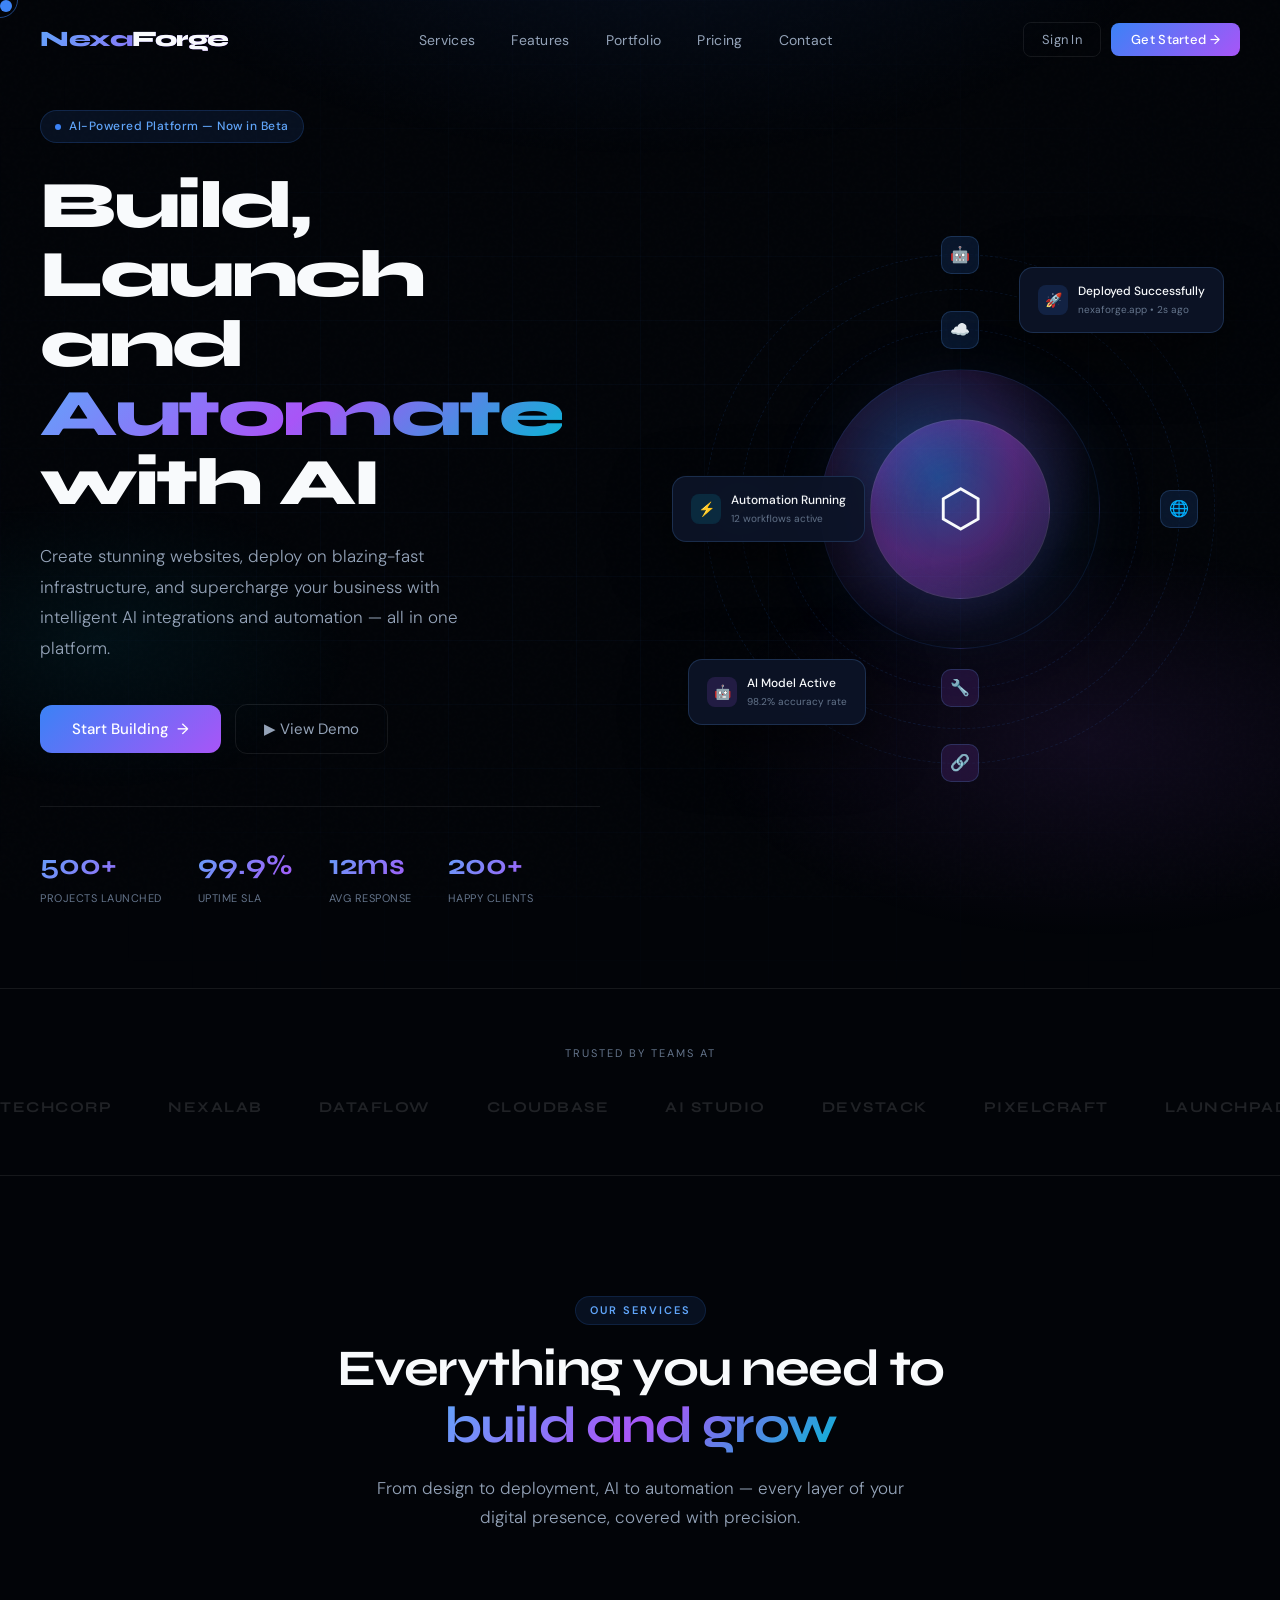
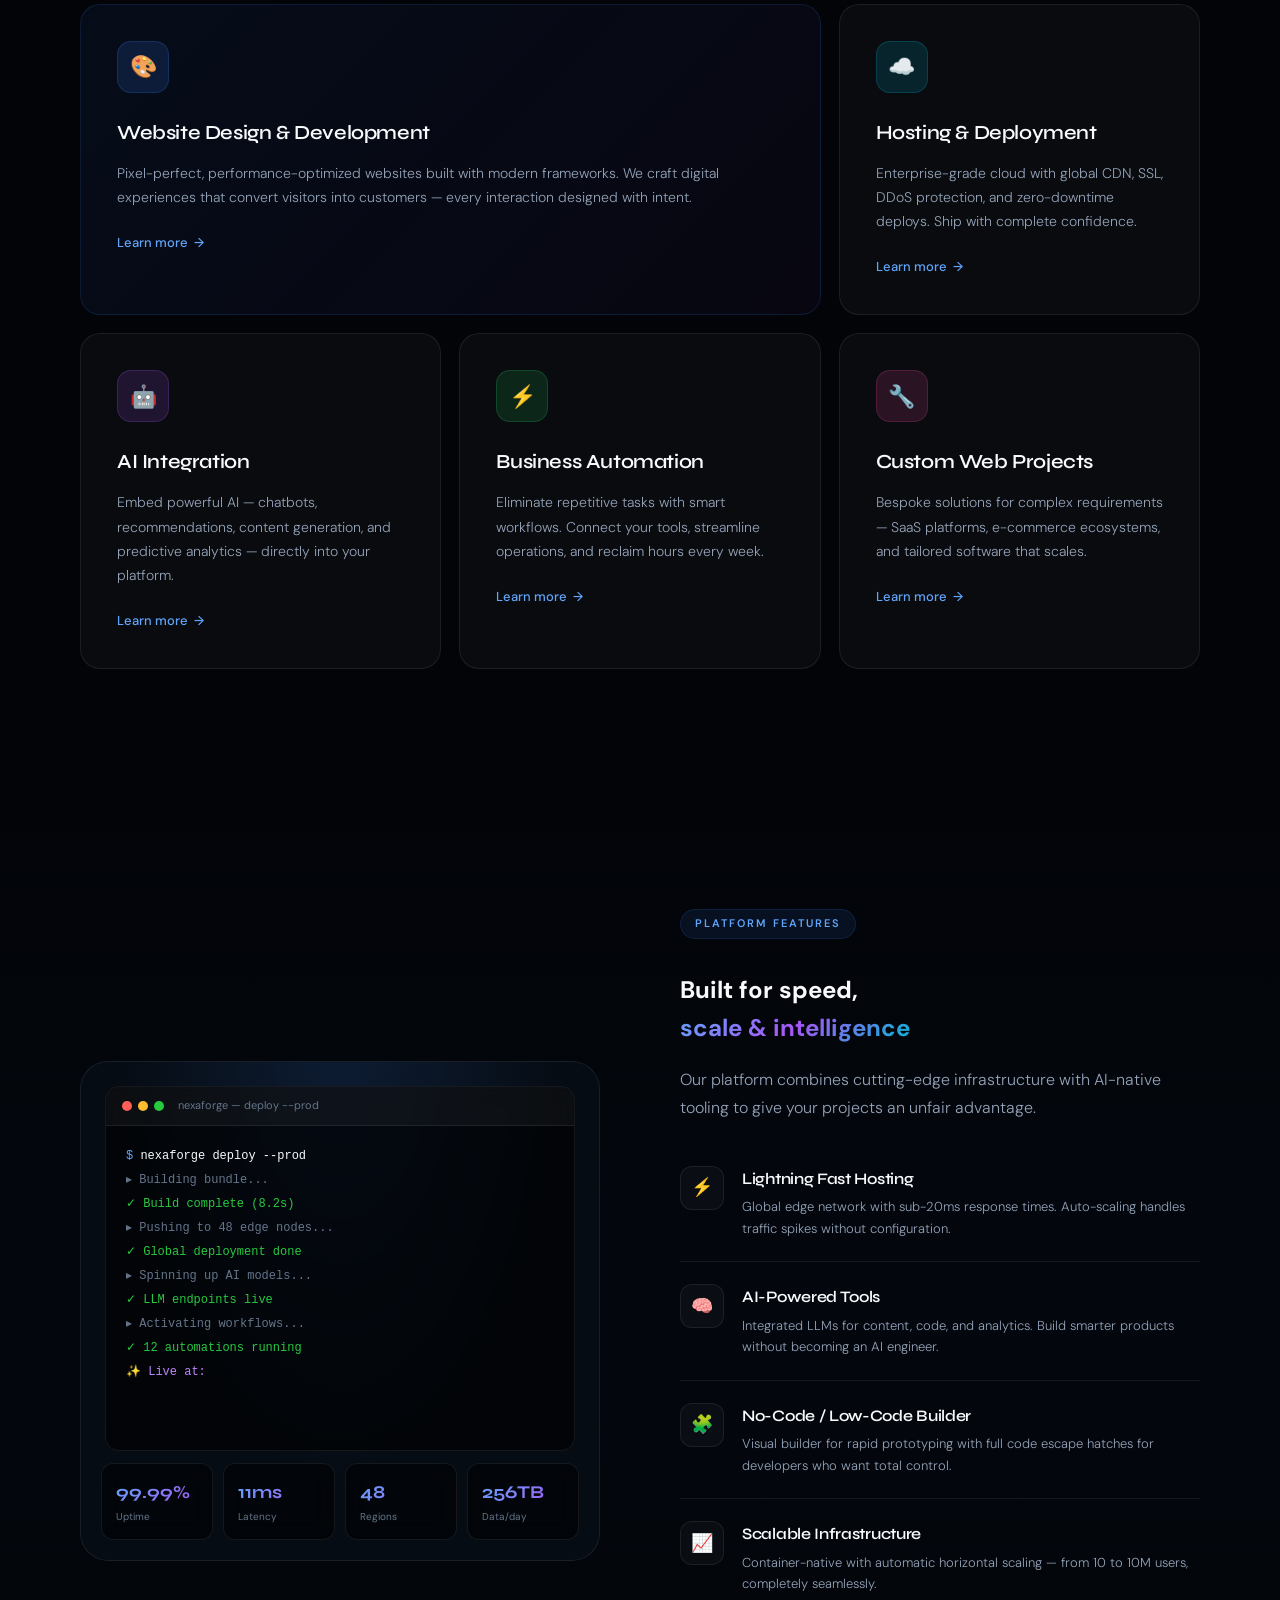
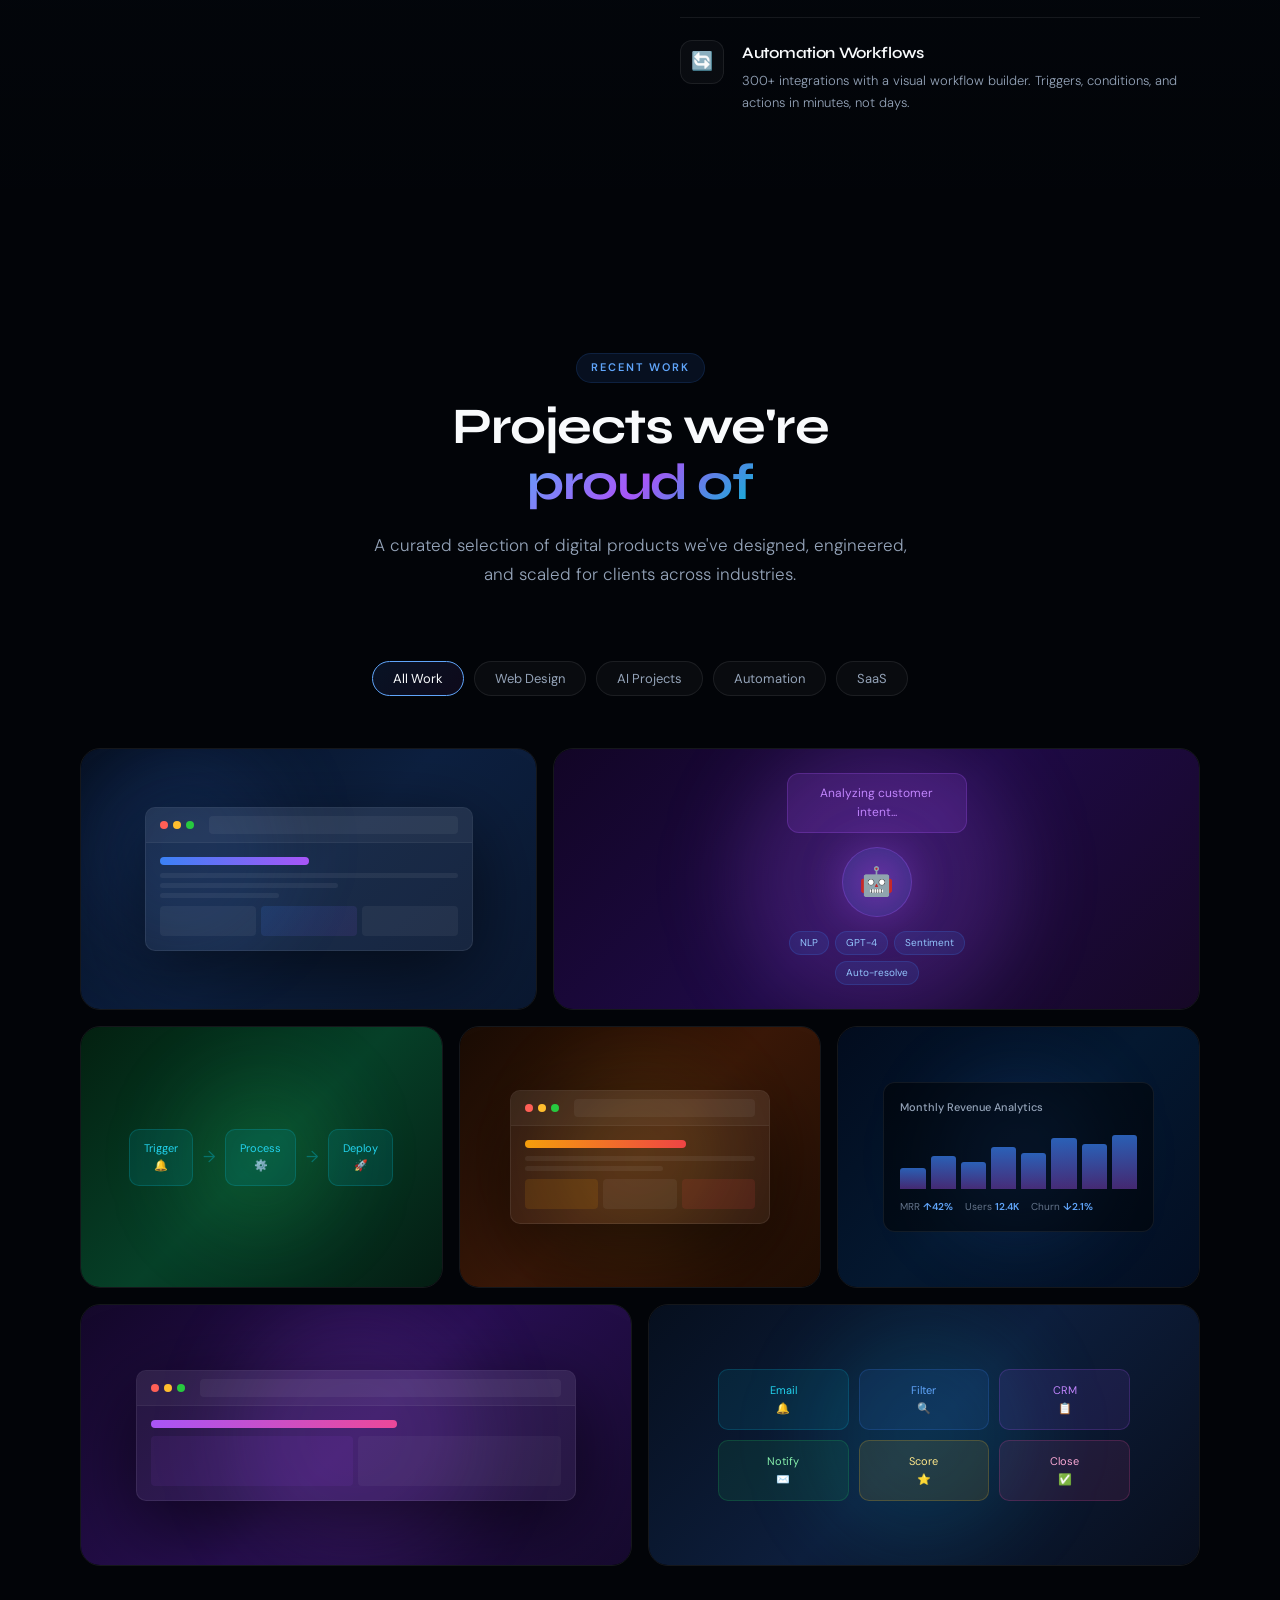
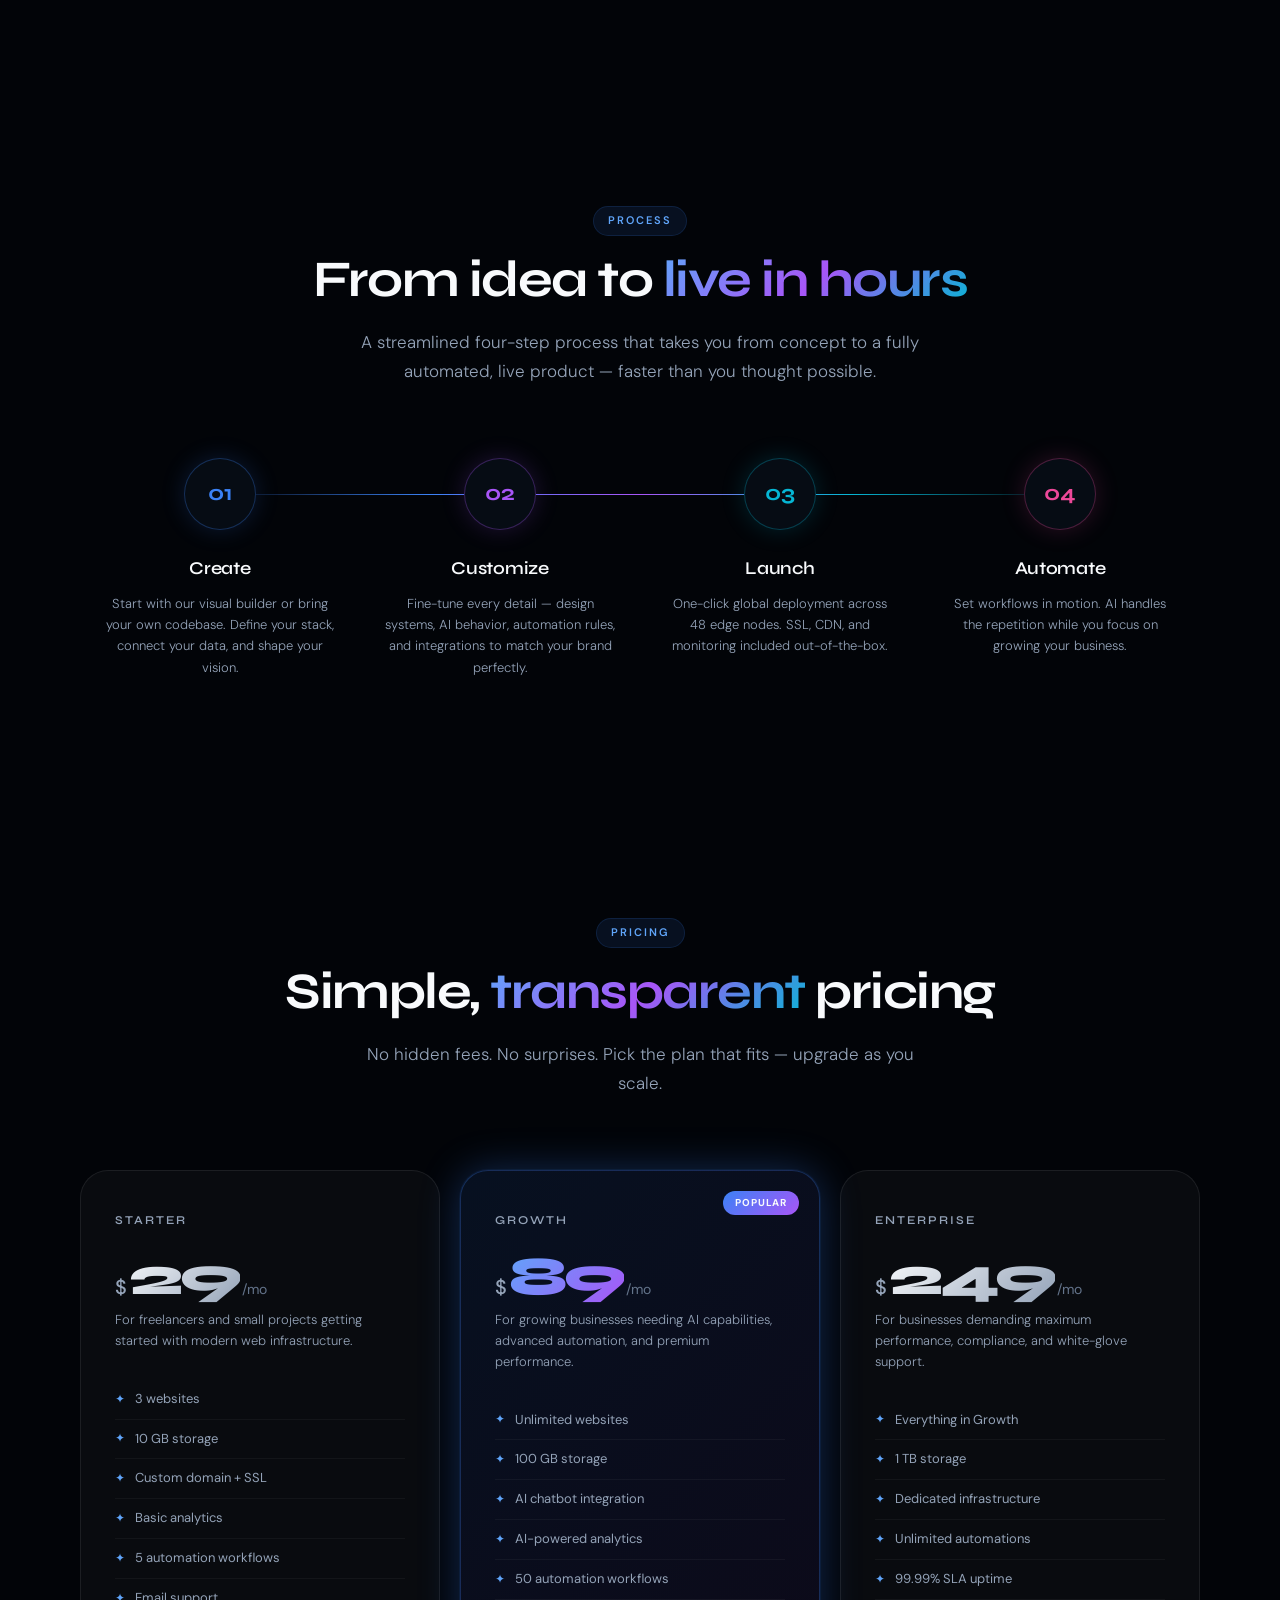
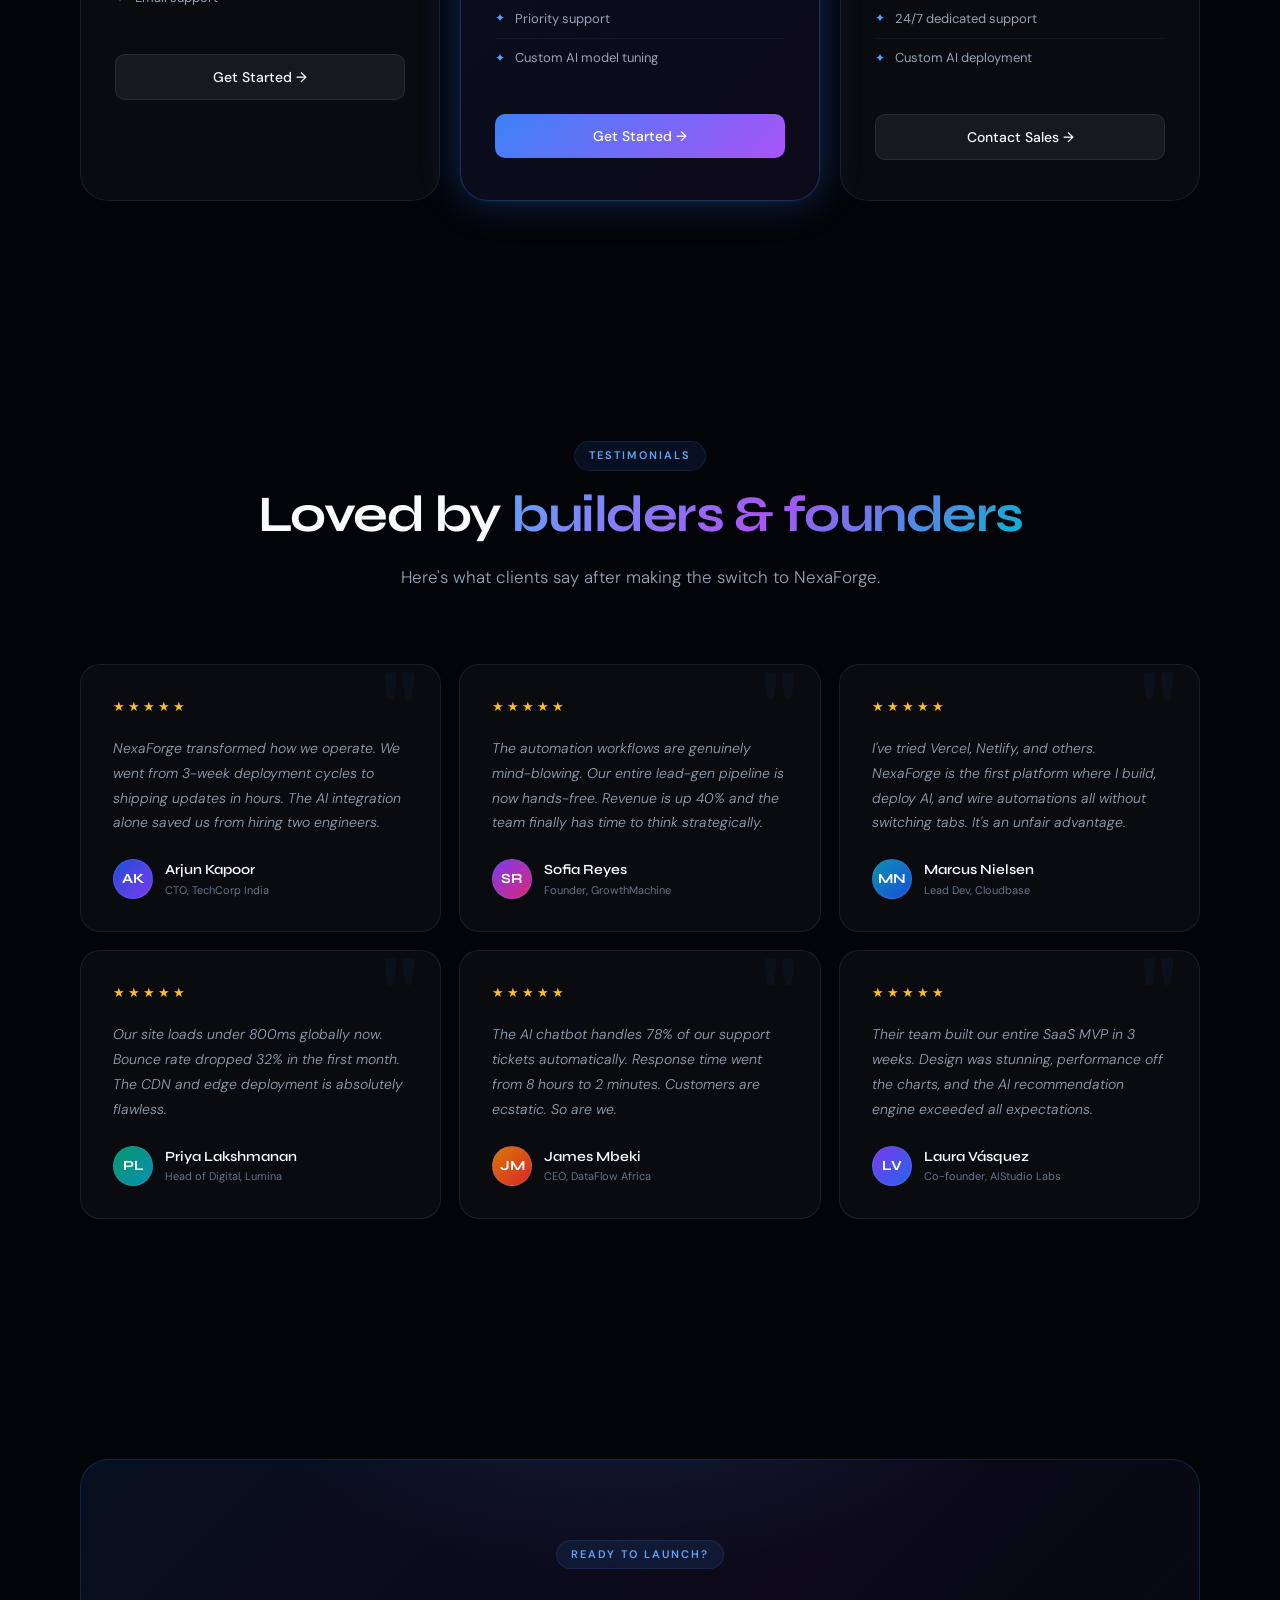
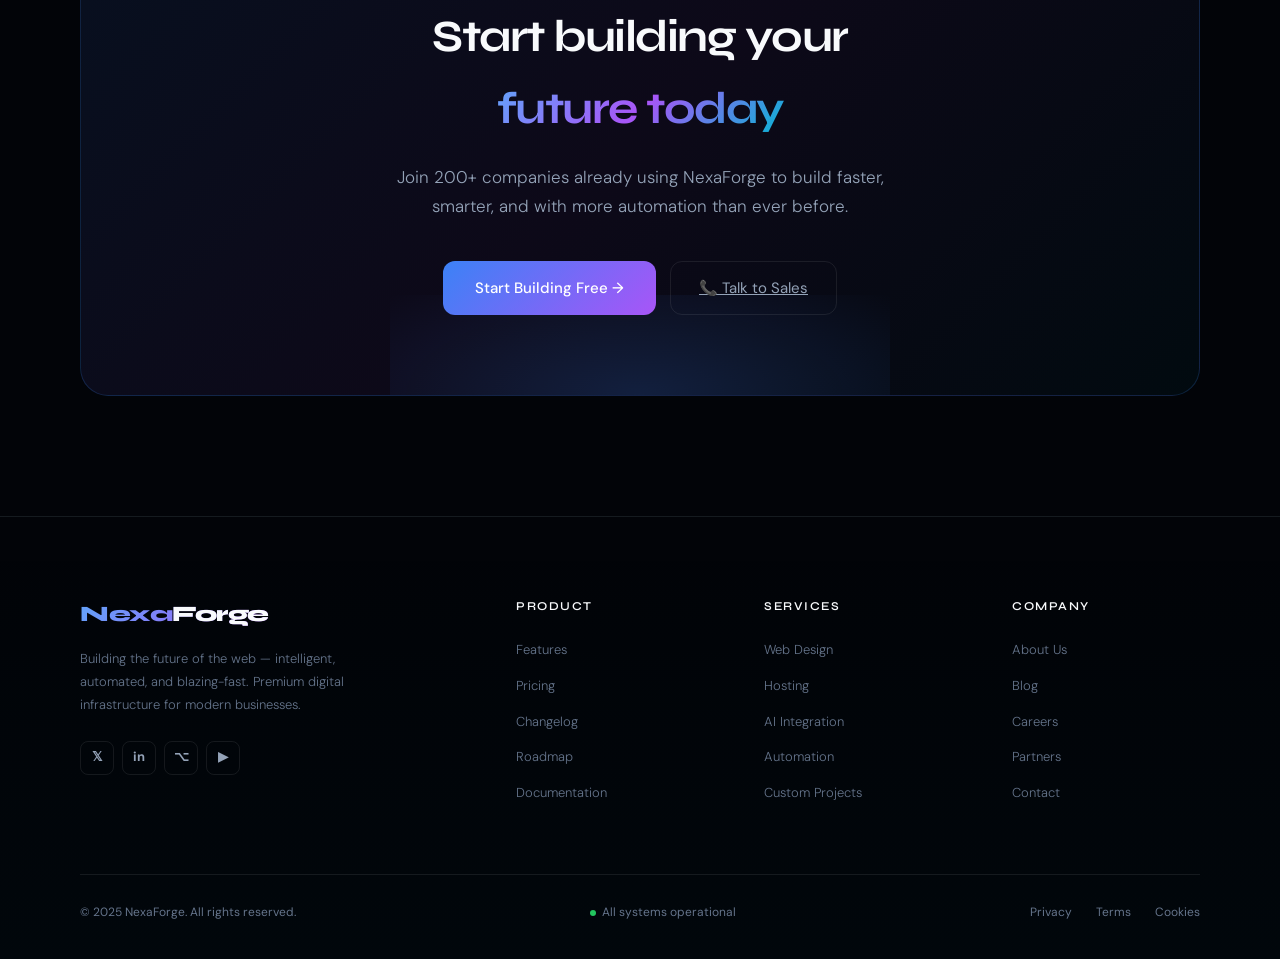
<file: index.html>
<!DOCTYPE html>
<html lang="en">
<head>
  <meta charset="UTF-8">
  <meta name="viewport" content="width=device-width, initial-scale=1.0">
  <title>NexaForge — Build, Launch & Automate with AI</title>
  <link rel="stylesheet" href="../css/variables.css">
  <link rel="stylesheet" href="../css/base.css">
  <link rel="stylesheet" href="../css/nav-footer.css">
  <link rel="stylesheet" href="../css/home.css">
</head>
<body>

<!-- Cursor -->
<div id="cursor"></div>
<div id="cursor-ring"></div>
<div id="progress-bar"></div>

<!-- ===== NAV ===== -->
<nav id="main-nav">
  <a href="index.html" class="nav-logo">Nexa<span>Forge</span></a>
  <ul class="nav-links">
    <li><a href="#services">Services</a></li>
    <li><a href="#features">Features</a></li>
    <li><a href="#portfolio">Portfolio</a></li>
    <li><a href="#pricing">Pricing</a></li>
    <li><a href="contact.html">Contact</a></li>
  </ul>
  <div class="nav-actions">
    <button class="nav-btn-ghost">Sign In</button>
    <button class="nav-btn-primary">Get Started →</button>
  </div>
  <button class="nav-hamburger" id="hamburger" aria-label="Open menu">
    <span></span><span></span><span></span>
  </button>
</nav>
<div class="mobile-menu" id="mobile-menu">
  <button class="menu-close" id="menu-close">✕</button>
  <a href="index.html">Home</a>
  <a href="#services">Services</a>
  <a href="#features">Features</a>
  <a href="#portfolio">Portfolio</a>
  <a href="#pricing">Pricing</a>
  <a href="contact.html">Contact</a>
</div>
<div class="mobile-overlay" id="mobile-overlay"></div>


<!-- ===== HERO ===== -->
<section class="hero" id="home">
  <div class="hero-bg"></div>
  <div class="hero-grid-lines"></div>

  <div class="hero-inner">
    <!-- Content -->
    <div>
      <div class="hero-badge">
        <span class="hero-badge-dot"></span>
        AI-Powered Platform — Now in Beta
      </div>
      <h1>Build, Launch<br>and <span class="gradient-text">Automate</span><br>with AI</h1>
      <p class="hero-sub">Create stunning websites, deploy on blazing-fast infrastructure, and supercharge your business with intelligent AI integrations and automation — all in one platform.</p>
      <div class="hero-btns">
        <button class="btn-hero-primary">Start Building <span>→</span></button>
        <button class="btn-hero-outline">▶ View Demo</button>
      </div>
      <div class="hero-stats">
        <div>
          <div class="hero-stat-num">500+</div>
          <div class="hero-stat-label">Projects Launched</div>
        </div>
        <div>
          <div class="hero-stat-num">99.9%</div>
          <div class="hero-stat-label">Uptime SLA</div>
        </div>
        <div>
          <div class="hero-stat-num">12ms</div>
          <div class="hero-stat-label">Avg Response</div>
        </div>
        <div>
          <div class="hero-stat-num">200+</div>
          <div class="hero-stat-label">Happy Clients</div>
        </div>
      </div>
    </div>

    <!-- Visual -->
    <div class="hero-visual">
      <div class="orbit-ring orbit-ring-3">
        <div class="orbit-node on-blue" style="top:-19px;left:50%;transform:translateX(-50%)">🤖</div>
        <div class="orbit-node on-purple" style="bottom:-19px;left:50%;transform:translateX(-50%)">🔗</div>
      </div>
      <div class="orbit-ring orbit-ring-2">
        <div class="orbit-node on-cyan" style="left:-19px;top:50%;transform:translateY(-50%)">⚡</div>
        <div class="orbit-node on-blue" style="right:-19px;top:50%;transform:translateY(-50%)">🌐</div>
      </div>
      <div class="orbit-ring orbit-ring-1">
        <div class="orbit-node on-blue" style="top:-19px;left:50%;transform:translateX(-50%)">☁️</div>
        <div class="orbit-node on-purple" style="bottom:-19px;left:50%;transform:translateX(-50%)">🔧</div>
      </div>
      <div class="orb-main">
        <div class="orb-core">⬡</div>
      </div>
      <!-- Floating cards -->
      <div class="f-card fc-top-right">
        <div class="fc-icon" style="background:rgba(59,130,246,0.15)">🚀</div>
        <div>
          <div class="fc-title">Deployed Successfully</div>
          <div class="fc-sub">nexaforge.app • 2s ago</div>
        </div>
      </div>
      <div class="f-card fc-bottom-left">
        <div class="fc-icon" style="background:rgba(168,85,247,0.15)">🤖</div>
        <div>
          <div class="fc-title">AI Model Active</div>
          <div class="fc-sub">98.2% accuracy rate</div>
        </div>
      </div>
      <div class="f-card fc-mid-left">
        <div class="fc-icon" style="background:rgba(6,182,212,0.15)">⚡</div>
        <div>
          <div class="fc-title">Automation Running</div>
          <div class="fc-sub">12 workflows active</div>
        </div>
      </div>
    </div>
  </div>
</section>


<!-- ===== LOGOS STRIP ===== -->
<div class="logos-strip">
  <div class="logos-label">Trusted by teams at</div>
  <div style="overflow:hidden">
    <div class="logos-track">
      <span class="logo-name">TechCorp</span>
      <span class="logo-name">NexaLab</span>
      <span class="logo-name">DataFlow</span>
      <span class="logo-name">CloudBase</span>
      <span class="logo-name">AI Studio</span>
      <span class="logo-name">DevStack</span>
      <span class="logo-name">PixelCraft</span>
      <span class="logo-name">LaunchPad</span>
      <span class="logo-name">Automate.io</span>
      <span class="logo-name">WebScale</span>
      <!-- duplicate -->
      <span class="logo-name">TechCorp</span>
      <span class="logo-name">NexaLab</span>
      <span class="logo-name">DataFlow</span>
      <span class="logo-name">CloudBase</span>
      <span class="logo-name">AI Studio</span>
      <span class="logo-name">DevStack</span>
      <span class="logo-name">PixelCraft</span>
      <span class="logo-name">LaunchPad</span>
      <span class="logo-name">Automate.io</span>
      <span class="logo-name">WebScale</span>
    </div>
  </div>
</div>


<!-- ===== SERVICES ===== -->
<section class="services" id="services">
  <div class="container">
    <div class="section-header reveal">
      <span class="section-tag">Our Services</span>
      <h2>Everything you need to<br><span class="gradient-text">build and grow</span></h2>
      <p class="section-sub">From design to deployment, AI to automation — every layer of your digital presence, covered with precision.</p>
    </div>
    <div class="services-grid">
      <div class="svc-card wide reveal">
        <div class="svc-icon si-blue">🎨</div>
        <h3>Website Design & Development</h3>
        <p>Pixel-perfect, performance-optimized websites built with modern frameworks. We craft digital experiences that convert visitors into customers — every interaction designed with intent.</p>
        <a href="#" class="svc-link">Learn more <span>→</span></a>
      </div>
      <div class="svc-card reveal reveal-delay-1">
        <div class="svc-icon si-cyan">☁️</div>
        <h3>Hosting & Deployment</h3>
        <p>Enterprise-grade cloud with global CDN, SSL, DDoS protection, and zero-downtime deploys. Ship with complete confidence.</p>
        <a href="#" class="svc-link">Learn more <span>→</span></a>
      </div>
      <div class="svc-card reveal reveal-delay-2">
        <div class="svc-icon si-purple">🤖</div>
        <h3>AI Integration</h3>
        <p>Embed powerful AI — chatbots, recommendations, content generation, and predictive analytics — directly into your platform.</p>
        <a href="#" class="svc-link">Learn more <span>→</span></a>
      </div>
      <div class="svc-card reveal reveal-delay-3">
        <div class="svc-icon si-green">⚡</div>
        <h3>Business Automation</h3>
        <p>Eliminate repetitive tasks with smart workflows. Connect your tools, streamline operations, and reclaim hours every week.</p>
        <a href="#" class="svc-link">Learn more <span>→</span></a>
      </div>
      <div class="svc-card reveal reveal-delay-4">
        <div class="svc-icon si-pink">🔧</div>
        <h3>Custom Web Projects</h3>
        <p>Bespoke solutions for complex requirements — SaaS platforms, e-commerce ecosystems, and tailored software that scales.</p>
        <a href="#" class="svc-link">Learn more <span>→</span></a>
      </div>
    </div>
  </div>
</section>


<!-- ===== FEATURES ===== -->
<section class="features" id="features">
  <div class="container">
    <div class="features-layout">

      <!-- Panel -->
      <div class="features-panel reveal">
        <div class="terminal">
          <div class="term-bar">
            <div class="term-dot td-r"></div>
            <div class="term-dot td-y"></div>
            <div class="term-dot td-g"></div>
            <span class="term-label">nexaforge — deploy --prod</span>
          </div>
          <div class="term-body">
            <div><span class="tc">$</span> <span class="tw">nexaforge deploy --prod</span></div>
            <div><span class="tm">  ▸ Building bundle...</span></div>
            <div><span class="ts">  ✓ Build complete (8.2s)</span></div>
            <div><span class="tm">  ▸ Pushing to 48 edge nodes...</span></div>
            <div><span class="ts">  ✓ Global deployment done</span></div>
            <div><span class="tm">  ▸ Spinning up AI models...</span></div>
            <div><span class="ts">  ✓ LLM endpoints live</span></div>
            <div><span class="tm">  ▸ Activating workflows...</span></div>
            <div><span class="ts">  ✓ 12 automations running</span></div>
            <div><span class="tp">  ✨ Live at:</span></div>
            <div><span class="tc">  → https://yourapp.nexaforge.app</span></div>
            <div><span class="tc">$ </span><span class="tcursor">█</span></div>
          </div>
        </div>
        <div class="metrics-row">
          <div class="metric-tile">
            <div class="metric-val">99.99%</div>
            <div class="metric-lbl">Uptime</div>
          </div>
          <div class="metric-tile">
            <div class="metric-val">11ms</div>
            <div class="metric-lbl">Latency</div>
          </div>
          <div class="metric-tile">
            <div class="metric-val">48</div>
            <div class="metric-lbl">Regions</div>
          </div>
          <div class="metric-tile">
            <div class="metric-val">256TB</div>
            <div class="metric-lbl">Data/day</div>
          </div>
        </div>
      </div>

      <!-- List -->
      <div>
        <span class="section-tag reveal">Platform Features</span>
        <h2 class="reveal" style="margin-bottom:18px;margin-top:16px">Built for speed,<br><span class="gradient-text">scale & intelligence</span></h2>
        <p class="reveal" style="color:var(--muted2);font-size:16px;line-height:1.75;margin-bottom:44px;font-weight:300">Our platform combines cutting-edge infrastructure with AI-native tooling to give your projects an unfair advantage.</p>
        <div class="feature-list">
          <div class="feat-item reveal">
            <div class="feat-icon">⚡</div>
            <div class="feat-info">
              <h4>Lightning Fast Hosting</h4>
              <p>Global edge network with sub-20ms response times. Auto-scaling handles traffic spikes without configuration.</p>
            </div>
          </div>
          <div class="feat-item reveal reveal-delay-1">
            <div class="feat-icon">🧠</div>
            <div class="feat-info">
              <h4>AI-Powered Tools</h4>
              <p>Integrated LLMs for content, code, and analytics. Build smarter products without becoming an AI engineer.</p>
            </div>
          </div>
          <div class="feat-item reveal reveal-delay-2">
            <div class="feat-icon">🧩</div>
            <div class="feat-info">
              <h4>No-Code / Low-Code Builder</h4>
              <p>Visual builder for rapid prototyping with full code escape hatches for developers who want total control.</p>
            </div>
          </div>
          <div class="feat-item reveal reveal-delay-3">
            <div class="feat-icon">📈</div>
            <div class="feat-info">
              <h4>Scalable Infrastructure</h4>
              <p>Container-native with automatic horizontal scaling — from 10 to 10M users, completely seamlessly.</p>
            </div>
          </div>
          <div class="feat-item reveal reveal-delay-4">
            <div class="feat-icon">🔄</div>
            <div class="feat-info">
              <h4>Automation Workflows</h4>
              <p>300+ integrations with a visual workflow builder. Triggers, conditions, and actions in minutes, not days.</p>
            </div>
          </div>
        </div>
      </div>

    </div>
  </div>
</section>


<!-- ===== PORTFOLIO ===== -->
<section class="portfolio" id="portfolio">
  <div class="container">
    <div class="section-header reveal">
      <span class="section-tag">Recent Work</span>
      <h2>Projects we're<br><span class="gradient-text">proud of</span></h2>
      <p class="section-sub">A curated selection of digital products we've designed, engineered, and scaled for clients across industries.</p>
    </div>

    <div class="port-filter reveal">
      <button class="port-btn active" data-filter="all">All Work</button>
      <button class="port-btn" data-filter="web">Web Design</button>
      <button class="port-btn" data-filter="ai">AI Projects</button>
      <button class="port-btn" data-filter="automation">Automation</button>
      <button class="port-btn" data-filter="saas">SaaS</button>
    </div>

    <!-- Bento Grid -->
    <div class="port-grid">

      <!-- 1: FinanceOS — Browser mock -->
      <div class="port-item pi-1 reveal" data-cat="saas">
        <div class="port-visual pv-1">
          <div class="port-glow" style="width:200px;height:200px;background:rgba(59,130,246,0.15);top:0;left:0"></div>
          <div class="mock-ui">
            <div class="mock-browser-frame">
              <div class="mock-topbar">
                <div class="mock-circle mc-r"></div>
                <div class="mock-circle mc-y"></div>
                <div class="mock-circle mc-g"></div>
                <div class="mock-url"></div>
              </div>
              <div class="mock-screen">
                <div class="mock-hero-bar"></div>
                <div class="mock-rows">
                  <div class="mock-row"></div>
                  <div class="mock-row short"></div>
                  <div class="mock-row shorter"></div>
                </div>
                <div class="mock-grid-mini">
                  <div class="mock-grid-cell"></div>
                  <div class="mock-grid-cell" style="background:linear-gradient(135deg,rgba(59,130,246,0.15),rgba(168,85,247,0.1))"></div>
                  <div class="mock-grid-cell"></div>
                </div>
              </div>
            </div>
          </div>
        </div>
        <div class="port-overlay">
          <div class="port-title">FinanceOS Dashboard</div>
          <div class="port-tag">SaaS Platform</div>
          <div class="port-tags">
            <span class="port-pill">React</span>
            <span class="port-pill">AI Analytics</span>
            <span class="port-pill">Real-time</span>
          </div>
        </div>
      </div>

      <!-- 2: CX AI Chatbot — Full-width visual -->
      <div class="port-item pi-2 reveal reveal-delay-1" data-cat="ai">
        <div class="port-visual pv-2">
          <div class="port-glow" style="width:280px;height:280px;background:rgba(168,85,247,0.2);top:50%;left:50%;transform:translate(-50%,-50%)"></div>
          <div class="ai-visual">
            <div class="ai-bubble">Analyzing customer intent...</div>
            <div class="ai-node">🤖</div>
            <div class="ai-chips">
              <span class="ai-chip">NLP</span>
              <span class="ai-chip">GPT-4</span>
              <span class="ai-chip">Sentiment</span>
              <span class="ai-chip">Auto-resolve</span>
            </div>
          </div>
        </div>
        <div class="port-overlay">
          <div class="port-title">CX Intelligence Suite</div>
          <div class="port-tag">AI Integration</div>
          <div class="port-tags">
            <span class="port-pill">LLM</span>
            <span class="port-pill">Node.js</span>
            <span class="port-pill">78% automation rate</span>
          </div>
        </div>
      </div>

      <!-- 3: AutoPipeline — Flow diagram -->
      <div class="port-item pi-3 reveal" data-cat="automation">
        <div class="port-visual pv-3">
          <div class="port-glow" style="width:160px;height:160px;background:rgba(34,197,94,0.15);top:50%;left:50%;transform:translate(-50%,-50%)"></div>
          <div class="flow-visual">
            <div class="flow-node">Trigger<br>🔔</div>
            <div class="flow-arrow">→</div>
            <div class="flow-node">Process<br>⚙️</div>
            <div class="flow-arrow">→</div>
            <div class="flow-node">Deploy<br>🚀</div>
          </div>
        </div>
        <div class="port-overlay">
          <div class="port-title">AutoPipeline Pro</div>
          <div class="port-tag">Automation Platform</div>
          <div class="port-tags">
            <span class="port-pill">300+ integrations</span>
            <span class="port-pill">No-code</span>
          </div>
        </div>
      </div>

      <!-- 4: Lumina Commerce — Browser mock minimal -->
      <div class="port-item pi-4 reveal reveal-delay-1" data-cat="web">
        <div class="port-visual pv-4">
          <div class="port-glow" style="width:180px;height:180px;background:rgba(251,191,36,0.12);top:50%;left:50%;transform:translate(-50%,-50%)"></div>
          <div class="mock-ui">
            <div class="mock-browser-frame">
              <div class="mock-topbar">
                <div class="mock-circle mc-r"></div>
                <div class="mock-circle mc-y"></div>
                <div class="mock-circle mc-g"></div>
                <div class="mock-url"></div>
              </div>
              <div class="mock-screen">
                <div class="mock-hero-bar" style="background:linear-gradient(90deg,#f59e0b,#ef4444);width:70%"></div>
                <div class="mock-rows">
                  <div class="mock-row"></div>
                  <div class="mock-row short"></div>
                </div>
                <div class="mock-grid-mini">
                  <div class="mock-grid-cell" style="background:rgba(245,158,11,0.12)"></div>
                  <div class="mock-grid-cell"></div>
                  <div class="mock-grid-cell" style="background:rgba(239,68,68,0.12)"></div>
                </div>
              </div>
            </div>
          </div>
        </div>
        <div class="port-overlay">
          <div class="port-title">Lumina Commerce</div>
          <div class="port-tag">E-commerce</div>
          <div class="port-tags">
            <span class="port-pill">Next.js</span>
            <span class="port-pill">Shopify</span>
          </div>
        </div>
      </div>

      <!-- 5: DataVault — Chart visual -->
      <div class="port-item pi-5 reveal reveal-delay-2" data-cat="ai">
        <div class="port-visual pv-5">
          <div class="port-glow" style="width:160px;height:160px;background:rgba(59,130,246,0.15);top:50%;left:50%;transform:translate(-50%,-50%)"></div>
          <div class="chart-visual">
            <div class="chart-card">
              <div class="chart-title">Monthly Revenue Analytics</div>
              <div class="chart-bars">
                <div class="chart-bar" style="height:35%"></div>
                <div class="chart-bar" style="height:55%"></div>
                <div class="chart-bar" style="height:45%"></div>
                <div class="chart-bar" style="height:70%"></div>
                <div class="chart-bar" style="height:60%"></div>
                <div class="chart-bar" style="height:85%"></div>
                <div class="chart-bar" style="height:75%"></div>
                <div class="chart-bar" style="height:90%"></div>
              </div>
              <div class="chart-stats">
                <div class="cstat">MRR <span>↑42%</span></div>
                <div class="cstat">Users <span>12.4K</span></div>
                <div class="cstat">Churn <span>↓2.1%</span></div>
              </div>
            </div>
          </div>
        </div>
        <div class="port-overlay">
          <div class="port-title">DataVault Analytics</div>
          <div class="port-tag">AI / Data Viz</div>
          <div class="port-tags">
            <span class="port-pill">Python</span>
            <span class="port-pill">D3.js</span>
          </div>
        </div>
      </div>

      <!-- 6: GlobeMedia — Wide browser mock -->
      <div class="port-item pi-6 reveal" data-cat="web">
        <div class="port-visual pv-6">
          <div class="port-glow" style="width:250px;height:250px;background:rgba(168,85,247,0.15);top:50%;left:50%;transform:translate(-50%,-50%)"></div>
          <div class="mock-ui" style="width:80%">
            <div class="mock-browser-frame">
              <div class="mock-topbar">
                <div class="mock-circle mc-r"></div>
                <div class="mock-circle mc-y"></div>
                <div class="mock-circle mc-g"></div>
                <div class="mock-url"></div>
              </div>
              <div class="mock-screen">
                <div class="mock-hero-bar" style="background:linear-gradient(90deg,#a855f7,#ec4899);width:60%"></div>
                <div style="display:grid;grid-template-columns:1fr 1fr;gap:5px;margin-top:8px">
                  <div style="height:50px;background:rgba(168,85,247,0.08);border-radius:4px"></div>
                  <div style="height:50px;background:rgba(255,255,255,0.04);border-radius:4px"></div>
                </div>
              </div>
            </div>
          </div>
        </div>
        <div class="port-overlay">
          <div class="port-title">GlobeMedia Agency</div>
          <div class="port-tag">Web Design / Hosting</div>
          <div class="port-tags">
            <span class="port-pill">Angular</span>
            <span class="port-pill">GSAP</span>
            <span class="port-pill">99.99% uptime</span>
          </div>
        </div>
      </div>

      <!-- 7: WorkflowOS — Automation board -->
      <div class="port-item pi-7 reveal reveal-delay-2" data-cat="automation">
        <div class="port-visual pv-7">
          <div class="port-glow" style="width:220px;height:220px;background:rgba(6,182,212,0.12);top:50%;left:50%;transform:translate(-50%,-50%)"></div>
          <div style="display:grid;grid-template-columns:repeat(3,1fr);gap:10px;width:75%;position:relative;z-index:2">
            <div style="background:rgba(6,182,212,0.1);border:1px solid rgba(6,182,212,0.2);border-radius:10px;padding:12px;text-align:center;font-size:11px;color:var(--cyan2)">Email<br>🔔</div>
            <div style="background:rgba(59,130,246,0.1);border:1px solid rgba(59,130,246,0.2);border-radius:10px;padding:12px;text-align:center;font-size:11px;color:var(--blue2)">Filter<br>🔍</div>
            <div style="background:rgba(168,85,247,0.1);border:1px solid rgba(168,85,247,0.2);border-radius:10px;padding:12px;text-align:center;font-size:11px;color:var(--purple2)">CRM<br>📋</div>
            <div style="background:rgba(34,197,94,0.1);border:1px solid rgba(34,197,94,0.2);border-radius:10px;padding:12px;text-align:center;font-size:11px;color:#86efac">Notify<br>✉️</div>
            <div style="background:rgba(251,191,36,0.1);border:1px solid rgba(251,191,36,0.2);border-radius:10px;padding:12px;text-align:center;font-size:11px;color:#fde68a">Score<br>⭐</div>
            <div style="background:rgba(236,72,153,0.1);border:1px solid rgba(236,72,153,0.2);border-radius:10px;padding:12px;text-align:center;font-size:11px;color:#f9a8d4">Close<br>✅</div>
          </div>
        </div>
        <div class="port-overlay">
          <div class="port-title">WorkflowOS Platform</div>
          <div class="port-tag">Business Automation</div>
          <div class="port-tags">
            <span class="port-pill">Vue.js</span>
            <span class="port-pill">Zapier API</span>
            <span class="port-pill">300+ integrations</span>
          </div>
        </div>
      </div>

    </div><!-- /port-grid -->
  </div>
</section>


<!-- ===== HOW IT WORKS ===== -->
<section class="how" id="how">
  <div class="container">
    <div class="section-header reveal">
      <span class="section-tag">Process</span>
      <h2>From idea to <span class="gradient-text">live in hours</span></h2>
      <p class="section-sub">A streamlined four-step process that takes you from concept to a fully automated, live product — faster than you thought possible.</p>
    </div>
    <div class="steps-row">
      <div class="step reveal">
        <div class="step-circle">01</div>
        <h4>Create</h4>
        <p>Start with our visual builder or bring your own codebase. Define your stack, connect your data, and shape your vision.</p>
      </div>
      <div class="step reveal reveal-delay-1">
        <div class="step-circle">02</div>
        <h4>Customize</h4>
        <p>Fine-tune every detail — design systems, AI behavior, automation rules, and integrations to match your brand perfectly.</p>
      </div>
      <div class="step reveal reveal-delay-2">
        <div class="step-circle">03</div>
        <h4>Launch</h4>
        <p>One-click global deployment across 48 edge nodes. SSL, CDN, and monitoring included out-of-the-box.</p>
      </div>
      <div class="step reveal reveal-delay-3">
        <div class="step-circle">04</div>
        <h4>Automate</h4>
        <p>Set workflows in motion. AI handles the repetition while you focus on growing your business.</p>
      </div>
    </div>
  </div>
</section>


<!-- ===== PRICING ===== -->
<section class="pricing" id="pricing">
  <div class="container">
    <div class="section-header reveal">
      <span class="section-tag">Pricing</span>
      <h2>Simple, <span class="gradient-text">transparent</span> pricing</h2>
      <p class="section-sub">No hidden fees. No surprises. Pick the plan that fits — upgrade as you scale.</p>
    </div>
    <div class="pricing-grid">
      <div class="price-card reveal">
        <div class="plan-tier">Starter</div>
        <div class="plan-amount">
          <span class="pa-sign">$</span>
          <span class="pa-num">29</span>
          <span class="pa-period">/mo</span>
        </div>
        <div class="plan-tagline">For freelancers and small projects getting started with modern web infrastructure.</div>
        <ul class="plan-feats">
          <li><span class="pf-check">✦</span> 3 websites</li>
          <li><span class="pf-check">✦</span> 10 GB storage</li>
          <li><span class="pf-check">✦</span> Custom domain + SSL</li>
          <li><span class="pf-check">✦</span> Basic analytics</li>
          <li><span class="pf-check">✦</span> 5 automation workflows</li>
          <li><span class="pf-check">✦</span> Email support</li>
        </ul>
        <button class="plan-cta">Get Started →</button>
      </div>
      <div class="price-card hot reveal reveal-delay-1">
        <div class="hot-badge">Popular</div>
        <div class="plan-tier">Growth</div>
        <div class="plan-amount">
          <span class="pa-sign">$</span>
          <span class="pa-num">89</span>
          <span class="pa-period">/mo</span>
        </div>
        <div class="plan-tagline">For growing businesses needing AI capabilities, advanced automation, and premium performance.</div>
        <ul class="plan-feats">
          <li><span class="pf-check">✦</span> Unlimited websites</li>
          <li><span class="pf-check">✦</span> 100 GB storage</li>
          <li><span class="pf-check">✦</span> AI chatbot integration</li>
          <li><span class="pf-check">✦</span> AI-powered analytics</li>
          <li><span class="pf-check">✦</span> 50 automation workflows</li>
          <li><span class="pf-check">✦</span> Priority support</li>
          <li><span class="pf-check">✦</span> Custom AI model tuning</li>
        </ul>
        <button class="plan-cta plan-cta-hot">Get Started →</button>
      </div>
      <div class="price-card reveal reveal-delay-2">
        <div class="plan-tier">Enterprise</div>
        <div class="plan-amount">
          <span class="pa-sign">$</span>
          <span class="pa-num">249</span>
          <span class="pa-period">/mo</span>
        </div>
        <div class="plan-tagline">For businesses demanding maximum performance, compliance, and white-glove support.</div>
        <ul class="plan-feats">
          <li><span class="pf-check">✦</span> Everything in Growth</li>
          <li><span class="pf-check">✦</span> 1 TB storage</li>
          <li><span class="pf-check">✦</span> Dedicated infrastructure</li>
          <li><span class="pf-check">✦</span> Unlimited automations</li>
          <li><span class="pf-check">✦</span> 99.99% SLA uptime</li>
          <li><span class="pf-check">✦</span> 24/7 dedicated support</li>
          <li><span class="pf-check">✦</span> Custom AI deployment</li>
        </ul>
        <button class="plan-cta">Contact Sales →</button>
      </div>
    </div>
  </div>
</section>


<!-- ===== TESTIMONIALS ===== -->
<section class="testimonials" id="testimonials">
  <div class="container">
    <div class="section-header reveal">
      <span class="section-tag">Testimonials</span>
      <h2>Loved by <span class="gradient-text">builders & founders</span></h2>
      <p class="section-sub">Here's what clients say after making the switch to NexaForge.</p>
    </div>
    <div class="testi-grid">
      <div class="testi-card reveal">
        <div class="testi-stars"><span class="tstar">★</span><span class="tstar">★</span><span class="tstar">★</span><span class="tstar">★</span><span class="tstar">★</span></div>
        <p class="testi-text">NexaForge transformed how we operate. We went from 3-week deployment cycles to shipping updates in hours. The AI integration alone saved us from hiring two engineers.</p>
        <div class="testi-author">
          <div class="testi-avatar ta-1">AK</div>
          <div>
            <div class="testi-name">Arjun Kapoor</div>
            <div class="testi-role">CTO, TechCorp India</div>
          </div>
        </div>
      </div>
      <div class="testi-card reveal reveal-delay-1">
        <div class="testi-stars"><span class="tstar">★</span><span class="tstar">★</span><span class="tstar">★</span><span class="tstar">★</span><span class="tstar">★</span></div>
        <p class="testi-text">The automation workflows are genuinely mind-blowing. Our entire lead-gen pipeline is now hands-free. Revenue is up 40% and the team finally has time to think strategically.</p>
        <div class="testi-author">
          <div class="testi-avatar ta-2">SR</div>
          <div>
            <div class="testi-name">Sofia Reyes</div>
            <div class="testi-role">Founder, GrowthMachine</div>
          </div>
        </div>
      </div>
      <div class="testi-card reveal reveal-delay-2">
        <div class="testi-stars"><span class="tstar">★</span><span class="tstar">★</span><span class="tstar">★</span><span class="tstar">★</span><span class="tstar">★</span></div>
        <p class="testi-text">I've tried Vercel, Netlify, and others. NexaForge is the first platform where I build, deploy AI, and wire automations all without switching tabs. It's an unfair advantage.</p>
        <div class="testi-author">
          <div class="testi-avatar ta-3">MN</div>
          <div>
            <div class="testi-name">Marcus Nielsen</div>
            <div class="testi-role">Lead Dev, Cloudbase</div>
          </div>
        </div>
      </div>
      <div class="testi-card reveal">
        <div class="testi-stars"><span class="tstar">★</span><span class="tstar">★</span><span class="tstar">★</span><span class="tstar">★</span><span class="tstar">★</span></div>
        <p class="testi-text">Our site loads under 800ms globally now. Bounce rate dropped 32% in the first month. The CDN and edge deployment is absolutely flawless.</p>
        <div class="testi-author">
          <div class="testi-avatar ta-4">PL</div>
          <div>
            <div class="testi-name">Priya Lakshmanan</div>
            <div class="testi-role">Head of Digital, Lumina</div>
          </div>
        </div>
      </div>
      <div class="testi-card reveal reveal-delay-1">
        <div class="testi-stars"><span class="tstar">★</span><span class="tstar">★</span><span class="tstar">★</span><span class="tstar">★</span><span class="tstar">★</span></div>
        <p class="testi-text">The AI chatbot handles 78% of our support tickets automatically. Response time went from 8 hours to 2 minutes. Customers are ecstatic. So are we.</p>
        <div class="testi-author">
          <div class="testi-avatar ta-5">JM</div>
          <div>
            <div class="testi-name">James Mbeki</div>
            <div class="testi-role">CEO, DataFlow Africa</div>
          </div>
        </div>
      </div>
      <div class="testi-card reveal reveal-delay-2">
        <div class="testi-stars"><span class="tstar">★</span><span class="tstar">★</span><span class="tstar">★</span><span class="tstar">★</span><span class="tstar">★</span></div>
        <p class="testi-text">Their team built our entire SaaS MVP in 3 weeks. Design was stunning, performance off the charts, and the AI recommendation engine exceeded all expectations.</p>
        <div class="testi-author">
          <div class="testi-avatar ta-6">LV</div>
          <div>
            <div class="testi-name">Laura Vásquez</div>
            <div class="testi-role">Co-founder, AIStudio Labs</div>
          </div>
        </div>
      </div>
    </div>
  </div>
</section>


<!-- ===== CTA ===== -->
<section class="cta-band">
  <div class="container">
    <div class="cta-box reveal">
      <span class="section-tag">Ready to launch?</span>
      <h2 style="margin-top:16px;margin-bottom:18px">Start building your<br><span class="gradient-text">future today</span></h2>
      <p>Join 200+ companies already using NexaForge to build faster, smarter, and with more automation than ever before.</p>
      <div class="cta-btns">
        <button class="btn-hero-primary">Start Building Free →</button>
        <a href="contact.html" class="btn-hero-outline">📞 Talk to Sales</a>
      </div>
    </div>
  </div>
</section>


<!-- ===== FOOTER ===== -->
<footer>
  <div class="container">
    <div class="footer-grid">
      <div class="footer-brand">
        <a href="index.html" class="nav-logo">Nexa<span>Forge</span></a>
        <p>Building the future of the web — intelligent, automated, and blazing-fast. Premium digital infrastructure for modern businesses.</p>
        <div class="footer-socials">
          <a href="#" class="social-icon">𝕏</a>
          <a href="#" class="social-icon">in</a>
          <a href="#" class="social-icon">⌥</a>
          <a href="#" class="social-icon">▶</a>
        </div>
      </div>
      <div class="footer-col">
        <h5>Product</h5>
        <ul>
          <li><a href="#">Features</a></li>
          <li><a href="#">Pricing</a></li>
          <li><a href="#">Changelog</a></li>
          <li><a href="#">Roadmap</a></li>
          <li><a href="#">Documentation</a></li>
        </ul>
      </div>
      <div class="footer-col">
        <h5>Services</h5>
        <ul>
          <li><a href="#">Web Design</a></li>
          <li><a href="#">Hosting</a></li>
          <li><a href="#">AI Integration</a></li>
          <li><a href="#">Automation</a></li>
          <li><a href="#">Custom Projects</a></li>
        </ul>
      </div>
      <div class="footer-col">
        <h5>Company</h5>
        <ul>
          <li><a href="#">About Us</a></li>
          <li><a href="#">Blog</a></li>
          <li><a href="#">Careers</a></li>
          <li><a href="#">Partners</a></li>
          <li><a href="contact.html">Contact</a></li>
        </ul>
      </div>
    </div>
    <div class="footer-bottom">
      <div>© 2025 NexaForge. All rights reserved.</div>
      <div class="footer-badge">All systems operational</div>
      <div class="footer-bottom-links">
        <a href="#">Privacy</a>
        <a href="#">Terms</a>
        <a href="#">Cookies</a>
      </div>
    </div>
  </div>
</footer>


<script src="../js/shared.js"></script>
<script src="../js/home.js"></script>
</body>
</html>
</file>
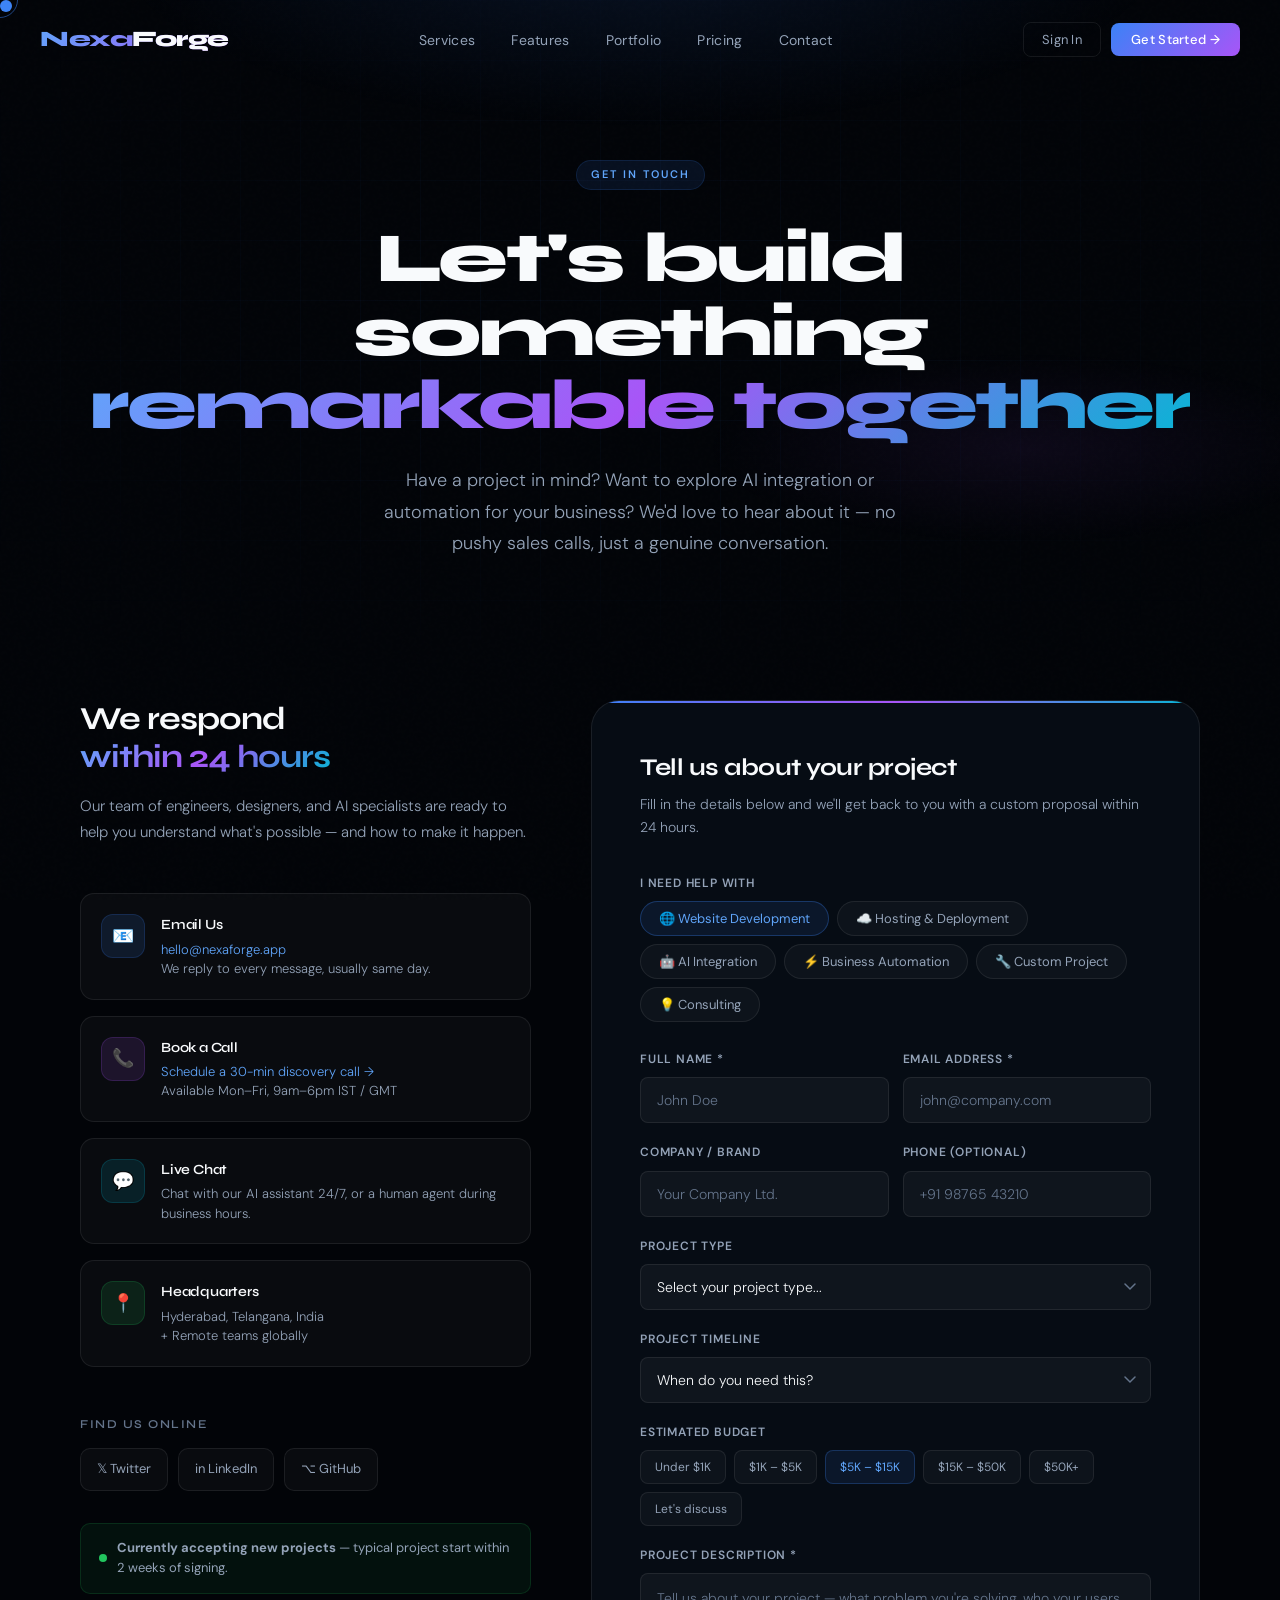
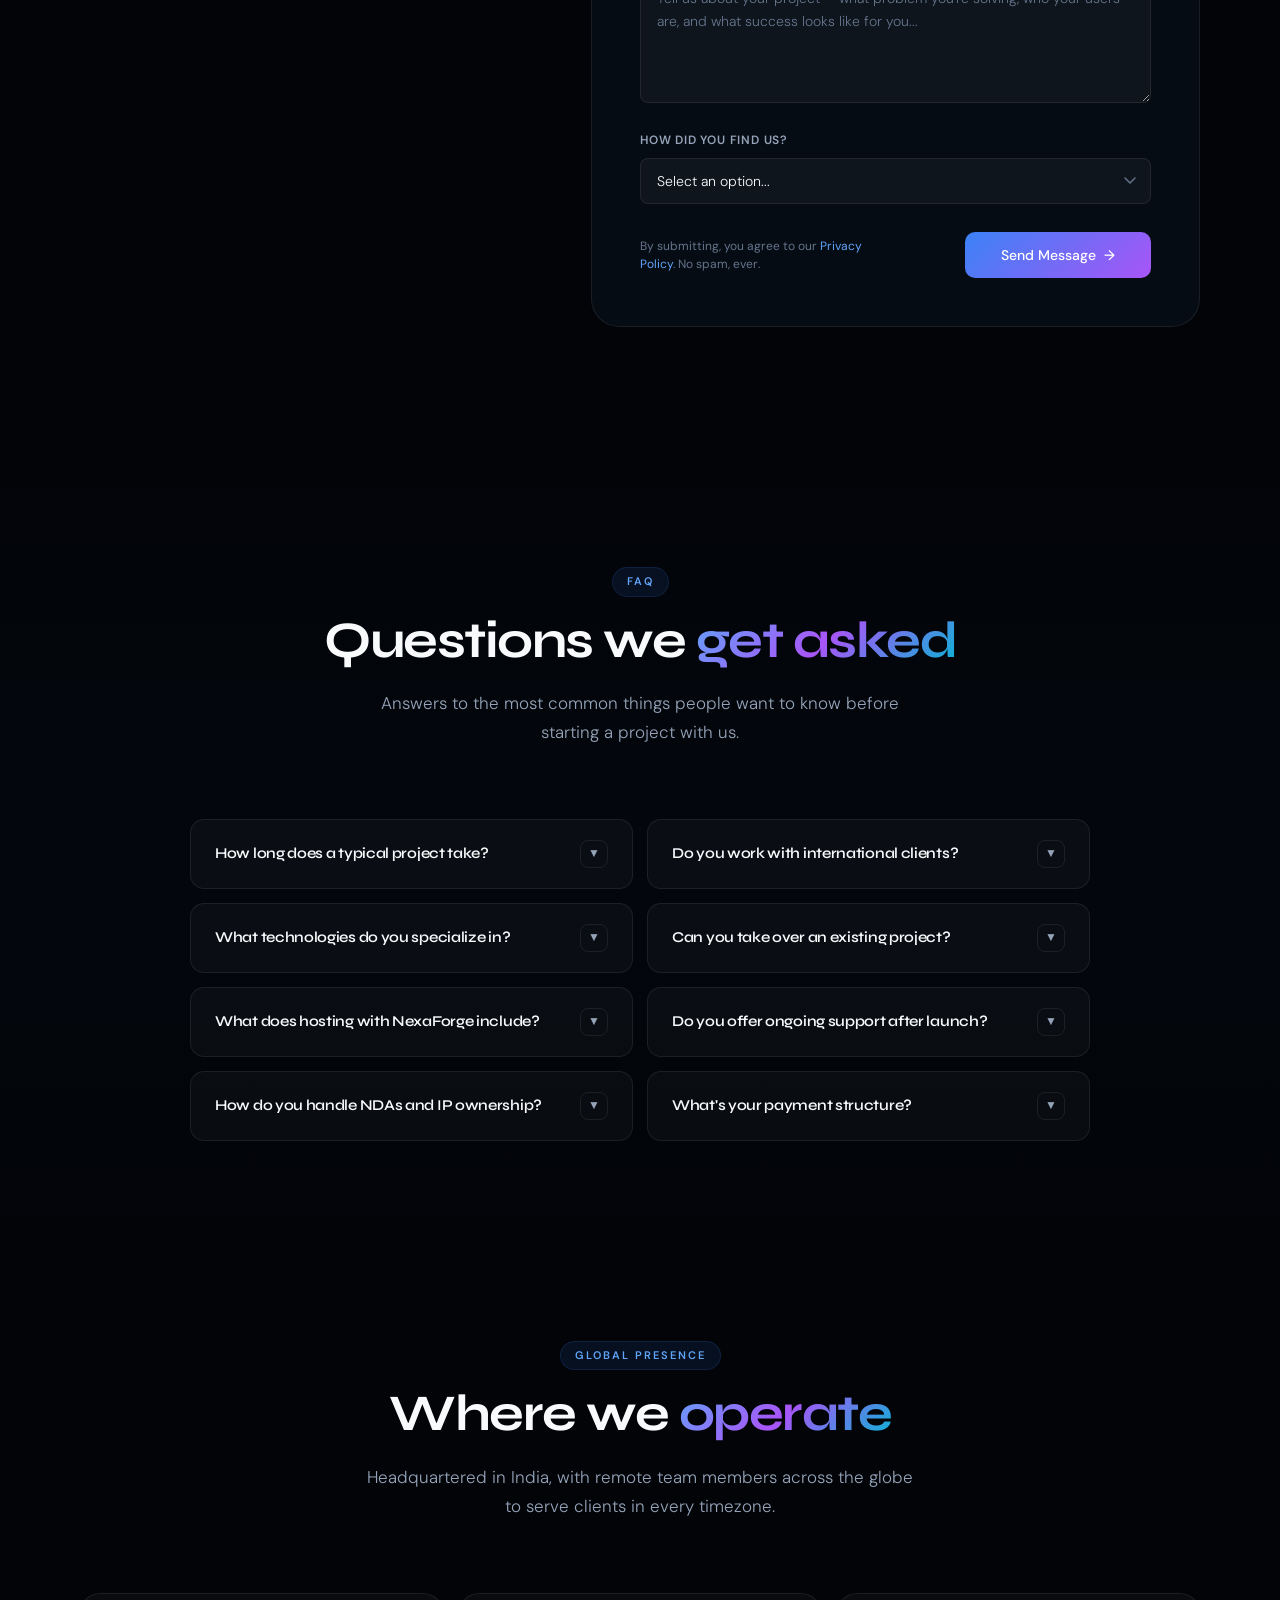
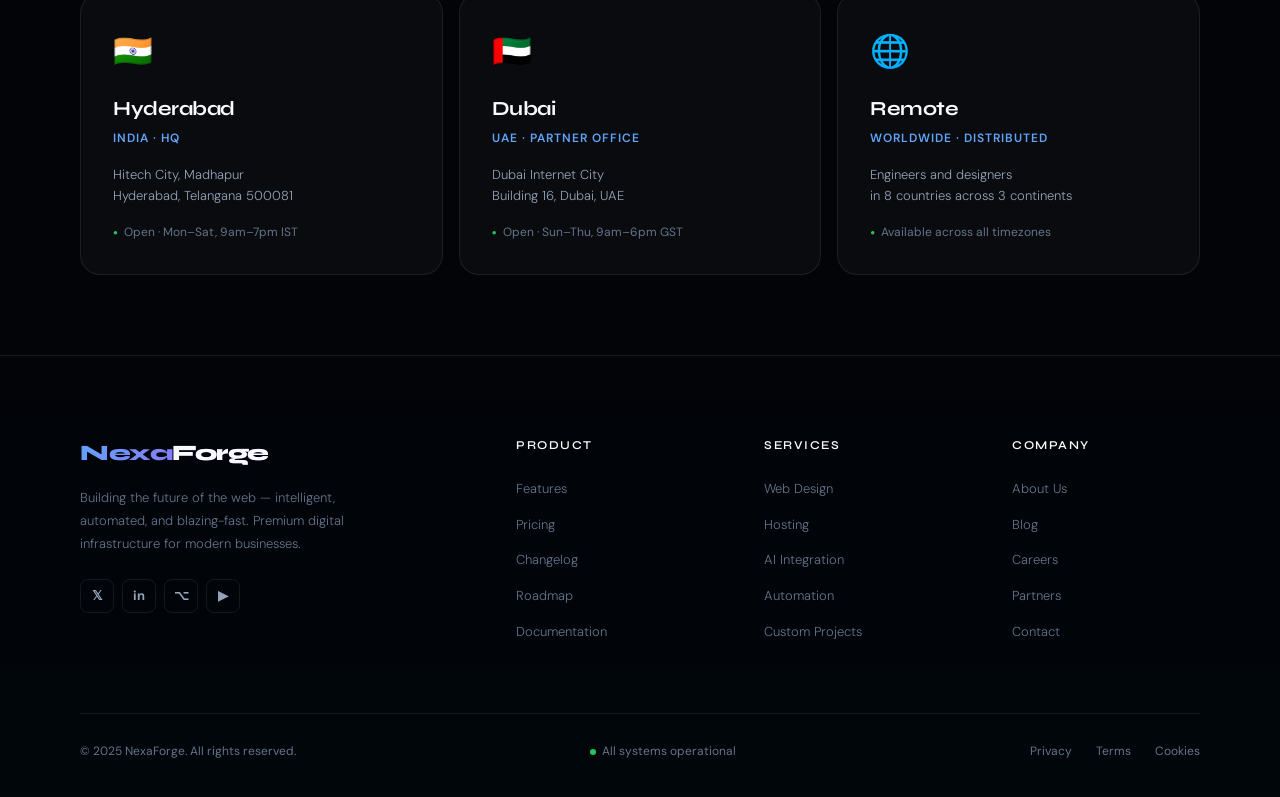
<file: contact.html>
<!DOCTYPE html>
<html lang="en">
<head>
  <meta charset="UTF-8">
  <meta name="viewport" content="width=device-width, initial-scale=1.0">
  <title>Contact — NexaForge</title>
  <link rel="stylesheet" href="../css/variables.css">
  <link rel="stylesheet" href="../css/base.css">
  <link rel="stylesheet" href="../css/nav-footer.css">
  <link rel="stylesheet" href="../css/contact.css">
</head>
<body>

<!-- Cursor -->
<div id="cursor"></div>
<div id="cursor-ring"></div>
<div id="progress-bar"></div>

<!-- ===== NAV ===== -->
<nav id="main-nav">
  <a href="index.html" class="nav-logo">Nexa<span>Forge</span></a>
  <ul class="nav-links">
    <li><a href="index.html#services">Services</a></li>
    <li><a href="index.html#features">Features</a></li>
    <li><a href="index.html#portfolio">Portfolio</a></li>
    <li><a href="index.html#pricing">Pricing</a></li>
    <li><a href="contact.html" class="active">Contact</a></li>
  </ul>
  <div class="nav-actions">
    <button class="nav-btn-ghost">Sign In</button>
    <button class="nav-btn-primary">Get Started →</button>
  </div>
  <button class="nav-hamburger" id="hamburger" aria-label="Open menu">
    <span></span><span></span><span></span>
  </button>
</nav>
<div class="mobile-menu" id="mobile-menu">
  <button class="menu-close" id="menu-close">✕</button>
  <a href="index.html">Home</a>
  <a href="index.html#services">Services</a>
  <a href="index.html#features">Features</a>
  <a href="index.html#portfolio">Portfolio</a>
  <a href="index.html#pricing">Pricing</a>
  <a href="contact.html">Contact</a>
</div>
<div class="mobile-overlay" id="mobile-overlay"></div>


<!-- ===== PAGE HERO ===== -->
<div class="page-hero">
  <div class="page-hero-bg"></div>
  <div class="page-hero-grid"></div>
  <div class="container" style="position:relative;z-index:1">
    <span class="section-tag reveal">Get In Touch</span>
    <h1 class="reveal" style="margin-top:16px">Let's build something<br><span class="gradient-text">remarkable together</span></h1>
    <p class="reveal" style="margin-top:18px">Have a project in mind? Want to explore AI integration or automation for your business? We'd love to hear about it — no pushy sales calls, just a genuine conversation.</p>
  </div>
</div>


<!-- ===== MAIN CONTACT ===== -->
<section class="contact-section" id="contact">
  <div class="container">
    <div class="contact-layout">

      <!-- Left: Info panel -->
      <div class="contact-info">
        <h2 class="ci-heading reveal">We respond<br><span class="gradient-text">within 24 hours</span></h2>
        <p class="ci-sub reveal">Our team of engineers, designers, and AI specialists are ready to help you understand what's possible — and how to make it happen.</p>

        <div class="ci-details">
          <div class="ci-item reveal">
            <div class="ci-icon-wrap ci-icon-blue">📧</div>
            <div class="ci-text">
              <h4>Email Us</h4>
              <p><a href="mailto:hello@nexaforge.app">hello@nexaforge.app</a></p>
              <p>We reply to every message, usually same day.</p>
            </div>
          </div>
          <div class="ci-item reveal reveal-delay-1">
            <div class="ci-icon-wrap ci-icon-purple">📞</div>
            <div class="ci-text">
              <h4>Book a Call</h4>
              <p><a href="#">Schedule a 30-min discovery call →</a></p>
              <p>Available Mon–Fri, 9am–6pm IST / GMT</p>
            </div>
          </div>
          <div class="ci-item reveal reveal-delay-2">
            <div class="ci-icon-wrap ci-icon-cyan">💬</div>
            <div class="ci-text">
              <h4>Live Chat</h4>
              <p>Chat with our AI assistant 24/7, or a human agent during business hours.</p>
            </div>
          </div>
          <div class="ci-item reveal reveal-delay-3">
            <div class="ci-icon-wrap ci-icon-green">📍</div>
            <div class="ci-text">
              <h4>Headquarters</h4>
              <p>Hyderabad, Telangana, India</p>
              <p>+ Remote teams globally</p>
            </div>
          </div>
        </div>

        <!-- Social -->
        <div class="reveal">
          <div class="ci-social-heading">Find us online</div>
          <div class="ci-socials">
            <a href="#" class="ci-social-btn">𝕏 Twitter</a>
            <a href="#" class="ci-social-btn">in LinkedIn</a>
            <a href="#" class="ci-social-btn">⌥ GitHub</a>
          </div>
        </div>

        <!-- Availability badge -->
        <div class="ci-availability reveal">
          <span class="avail-dot"></span>
          <div>
            <strong>Currently accepting new projects</strong> — typical project start within 2 weeks of signing.
          </div>
        </div>
      </div>


      <!-- Right: Form panel -->
      <div class="contact-form-wrap reveal">
        <div id="form-inner">
          <div class="form-title">Tell us about your project</div>
          <p class="form-sub">Fill in the details below and we'll get back to you with a custom proposal within 24 hours.</p>

          <!-- Service type pills -->
          <div style="margin-bottom:8px;font-size:12px;font-weight:600;text-transform:uppercase;letter-spacing:0.8px;color:var(--muted2)">I need help with</div>
          <div class="service-pills" style="margin-bottom:28px">
            <button class="service-pill selected">🌐 Website Development</button>
            <button class="service-pill">☁️ Hosting & Deployment</button>
            <button class="service-pill">🤖 AI Integration</button>
            <button class="service-pill">⚡ Business Automation</button>
            <button class="service-pill">🔧 Custom Project</button>
            <button class="service-pill">💡 Consulting</button>
          </div>

          <form id="contact-form" novalidate>
            <!-- Name + Email -->
            <div class="form-row">
              <div class="form-group">
                <label class="form-label" for="name">Full Name *</label>
                <input class="form-input" type="text" id="name" name="name" placeholder="John Doe" required>
              </div>
              <div class="form-group">
                <label class="form-label" for="email">Email Address *</label>
                <input class="form-input" type="email" id="email" name="email" placeholder="john@company.com" required>
              </div>
            </div>

            <!-- Company + Phone -->
            <div class="form-row">
              <div class="form-group">
                <label class="form-label" for="company">Company / Brand</label>
                <input class="form-input" type="text" id="company" name="company" placeholder="Your Company Ltd.">
              </div>
              <div class="form-group">
                <label class="form-label" for="phone">Phone (optional)</label>
                <input class="form-input" type="tel" id="phone" name="phone" placeholder="+91 98765 43210">
              </div>
            </div>

            <!-- Project type dropdown -->
            <div class="form-group">
              <label class="form-label" for="project-type">Project Type</label>
              <select class="form-select" id="project-type" name="project-type">
                <option value="" disabled selected>Select your project type...</option>
                <option>New website from scratch</option>
                <option>Redesign existing website</option>
                <option>AI chatbot / assistant</option>
                <option>Business automation workflows</option>
                <option>SaaS platform development</option>
                <option>E-commerce store</option>
                <option>API / backend development</option>
                <option>Something else</option>
              </select>
            </div>

            <!-- Timeline -->
            <div class="form-group">
              <label class="form-label" for="timeline">Project Timeline</label>
              <select class="form-select" id="timeline" name="timeline">
                <option value="" disabled selected>When do you need this?</option>
                <option>ASAP (within 2 weeks)</option>
                <option>1–2 months</option>
                <option>2–4 months</option>
                <option>4+ months — we have time to plan</option>
                <option>Ongoing partnership / retainer</option>
              </select>
            </div>

            <!-- Budget -->
            <div class="form-group">
              <label class="form-label">Estimated Budget</label>
              <div class="budget-options">
                <button type="button" class="budget-opt">Under $1K</button>
                <button type="button" class="budget-opt">$1K – $5K</button>
                <button type="button" class="budget-opt picked">$5K – $15K</button>
                <button type="button" class="budget-opt">$15K – $50K</button>
                <button type="button" class="budget-opt">$50K+</button>
                <button type="button" class="budget-opt">Let's discuss</button>
              </div>
            </div>

            <!-- Message -->
            <div class="form-group">
              <label class="form-label" for="message">Project Description *</label>
              <textarea class="form-textarea" id="message" name="message" placeholder="Tell us about your project — what problem you're solving, who your users are, and what success looks like for you..." required></textarea>
            </div>

            <!-- How did you hear -->
            <div class="form-group">
              <label class="form-label" for="referral">How did you find us?</label>
              <select class="form-select" id="referral" name="referral">
                <option value="" disabled selected>Select an option...</option>
                <option>Google Search</option>
                <option>LinkedIn</option>
                <option>Twitter / X</option>
                <option>Referred by a client</option>
                <option>Product Hunt</option>
                <option>Blog / Article</option>
                <option>Other</option>
              </select>
            </div>

            <!-- Submit row -->
            <div class="form-submit-row">
              <p class="form-privacy">By submitting, you agree to our <a href="#">Privacy Policy</a>. No spam, ever.</p>
              <button class="btn-submit" type="submit">
                <span class="btn-text">Send Message</span>
                <span>→</span>
              </button>
            </div>
          </form>
        </div>

        <!-- Success state (hidden until submit) -->
        <div class="form-success" id="form-success">
          <div class="success-icon">✓</div>
          <div class="success-title">Message sent!</div>
          <p class="success-sub">Thanks for reaching out. Our team will review your project details and get back to you within 24 hours.</p>
          <a href="index.html" class="btn-primary" style="margin-top:8px">Back to Home →</a>
        </div>

      </div><!-- /form-wrap -->
    </div><!-- /contact-layout -->
  </div>
</section>


<!-- ===== FAQ ===== -->
<section class="faq-section" id="faq">
  <div class="container">
    <div class="section-header reveal">
      <span class="section-tag">FAQ</span>
      <h2>Questions we <span class="gradient-text">get asked</span></h2>
      <p class="section-sub">Answers to the most common things people want to know before starting a project with us.</p>
    </div>

    <div class="faq-grid">

      <div class="faq-item reveal">
        <div class="faq-q">
          <span class="faq-q-text">How long does a typical project take?</span>
          <span class="faq-arrow">▼</span>
        </div>
        <div class="faq-a">
          <div class="faq-a-inner">It depends on complexity. A landing page can be live in 5–7 days. A full SaaS platform with AI integrations typically takes 6–12 weeks. We'll give you a detailed timeline after our discovery call.</div>
        </div>
      </div>

      <div class="faq-item reveal reveal-delay-1">
        <div class="faq-q">
          <span class="faq-q-text">Do you work with international clients?</span>
          <span class="faq-arrow">▼</span>
        </div>
        <div class="faq-a">
          <div class="faq-a-inner">Absolutely. We have clients across India, the US, UK, UAE, and Southeast Asia. All our communication and collaboration is fully remote-friendly.</div>
        </div>
      </div>

      <div class="faq-item reveal reveal-delay-2">
        <div class="faq-q">
          <span class="faq-q-text">What technologies do you specialize in?</span>
          <span class="faq-arrow">▼</span>
        </div>
        <div class="faq-a">
          <div class="faq-a-inner">We work primarily with Angular, React, Next.js, and Vue for frontend. Node.js, Python, and Go for backend. For AI, we integrate OpenAI, Anthropic, and custom fine-tuned models depending on the use case.</div>
        </div>
      </div>

      <div class="faq-item reveal">
        <div class="faq-q">
          <span class="faq-q-text">Can you take over an existing project?</span>
          <span class="faq-arrow">▼</span>
        </div>
        <div class="faq-a">
          <div class="faq-a-inner">Yes — we regularly onboard onto existing codebases. We'll do a technical audit first to understand the architecture, then propose the most efficient path forward.</div>
        </div>
      </div>

      <div class="faq-item reveal reveal-delay-1">
        <div class="faq-q">
          <span class="faq-q-text">What does hosting with NexaForge include?</span>
          <span class="faq-arrow">▼</span>
        </div>
        <div class="faq-a">
          <div class="faq-a-inner">All hosting plans include SSL certificates, global CDN, DDoS protection, automated backups, uptime monitoring, and zero-downtime deployments across 48 edge locations worldwide.</div>
        </div>
      </div>

      <div class="faq-item reveal reveal-delay-2">
        <div class="faq-q">
          <span class="faq-q-text">Do you offer ongoing support after launch?</span>
          <span class="faq-arrow">▼</span>
        </div>
        <div class="faq-a">
          <div class="faq-a-inner">Yes. We offer monthly retainer plans for ongoing development, maintenance, and performance optimization. Many clients transition to a long-term partnership after the initial project.</div>
        </div>
      </div>

      <div class="faq-item reveal">
        <div class="faq-q">
          <span class="faq-q-text">How do you handle NDAs and IP ownership?</span>
          <span class="faq-arrow">▼</span>
        </div>
        <div class="faq-a">
          <div class="faq-a-inner">You own 100% of the code and assets we build for you. We're happy to sign NDAs before any discussions. Our contracts are straightforward, client-friendly, and reviewed by legal counsel.</div>
        </div>
      </div>

      <div class="faq-item reveal reveal-delay-1">
        <div class="faq-q">
          <span class="faq-q-text">What's your payment structure?</span>
          <span class="faq-arrow">▼</span>
        </div>
        <div class="faq-a">
          <div class="faq-a-inner">Typically 40% upfront, 30% at midpoint milestone, and 30% on final delivery. For larger enterprise projects, we can arrange monthly billing or custom milestone-based payment schedules.</div>
        </div>
      </div>

    </div>
  </div>
</section>


<!-- ===== OFFICES ===== -->
<section class="offices-section" id="offices">
  <div class="container">
    <div class="section-header reveal">
      <span class="section-tag">Global Presence</span>
      <h2>Where we <span class="gradient-text">operate</span></h2>
      <p class="section-sub">Headquartered in India, with remote team members across the globe to serve clients in every timezone.</p>
    </div>
    <div class="offices-grid">
      <div class="office-card reveal">
        <div class="office-flag">🇮🇳</div>
        <div class="office-city">Hyderabad</div>
        <div class="office-country">India · HQ</div>
        <div class="office-addr">Hitech City, Madhapur<br>Hyderabad, Telangana 500081</div>
        <div class="office-hours">Open · Mon–Sat, 9am–7pm IST</div>
      </div>
      <div class="office-card reveal reveal-delay-1">
        <div class="office-flag">🇦🇪</div>
        <div class="office-city">Dubai</div>
        <div class="office-country">UAE · Partner Office</div>
        <div class="office-addr">Dubai Internet City<br>Building 16, Dubai, UAE</div>
        <div class="office-hours">Open · Sun–Thu, 9am–6pm GST</div>
      </div>
      <div class="office-card reveal reveal-delay-2">
        <div class="office-flag">🌐</div>
        <div class="office-city">Remote</div>
        <div class="office-country">Worldwide · Distributed</div>
        <div class="office-addr">Engineers and designers<br>in 8 countries across 3 continents</div>
        <div class="office-hours">Available across all timezones</div>
      </div>
    </div>
  </div>
</section>


<!-- ===== FOOTER ===== -->
<footer>
  <div class="container">
    <div class="footer-grid">
      <div class="footer-brand">
        <a href="index.html" class="nav-logo">Nexa<span>Forge</span></a>
        <p>Building the future of the web — intelligent, automated, and blazing-fast. Premium digital infrastructure for modern businesses.</p>
        <div class="footer-socials">
          <a href="#" class="social-icon">𝕏</a>
          <a href="#" class="social-icon">in</a>
          <a href="#" class="social-icon">⌥</a>
          <a href="#" class="social-icon">▶</a>
        </div>
      </div>
      <div class="footer-col">
        <h5>Product</h5>
        <ul>
          <li><a href="#">Features</a></li>
          <li><a href="#">Pricing</a></li>
          <li><a href="#">Changelog</a></li>
          <li><a href="#">Roadmap</a></li>
          <li><a href="#">Documentation</a></li>
        </ul>
      </div>
      <div class="footer-col">
        <h5>Services</h5>
        <ul>
          <li><a href="#">Web Design</a></li>
          <li><a href="#">Hosting</a></li>
          <li><a href="#">AI Integration</a></li>
          <li><a href="#">Automation</a></li>
          <li><a href="#">Custom Projects</a></li>
        </ul>
      </div>
      <div class="footer-col">
        <h5>Company</h5>
        <ul>
          <li><a href="#">About Us</a></li>
          <li><a href="#">Blog</a></li>
          <li><a href="#">Careers</a></li>
          <li><a href="#">Partners</a></li>
          <li><a href="contact.html">Contact</a></li>
        </ul>
      </div>
    </div>
    <div class="footer-bottom">
      <div>© 2025 NexaForge. All rights reserved.</div>
      <div class="footer-badge">All systems operational</div>
      <div class="footer-bottom-links">
        <a href="#">Privacy</a>
        <a href="#">Terms</a>
        <a href="#">Cookies</a>
      </div>
    </div>
  </div>
</footer>


<script src="../js/shared.js"></script>
<script src="../js/contact.js"></script>
</body>
</html>
</file>
<file: css/variables.css>
/* ===========================
   NexaForge — CSS Variables
   =========================== */
@import url('https://fonts.googleapis.com/css2?family=Syne:wght@400;500;600;700;800&family=DM+Sans:ital,wght@0,300;0,400;0,500;1,300&display=swap');

:root {
  /* Background */
  --bg:      #020408;
  --bg2:     #060c14;
  --bg3:     #0a1020;

  /* Surface */
  --surface:  rgba(255,255,255,0.03);
  --surface2: rgba(255,255,255,0.06);
  --surface3: rgba(255,255,255,0.09);

  /* Borders */
  --border:   rgba(255,255,255,0.08);
  --border2:  rgba(96,165,250,0.2);
  --border3:  rgba(168,85,247,0.2);

  /* Brand Colors */
  --blue:    #3b82f6;
  --blue2:   #60a5fa;
  --blue3:   #93c5fd;
  --purple:  #a855f7;
  --purple2: #c084fc;
  --cyan:    #06b6d4;
  --cyan2:   #22d3ee;
  --pink:    #ec4899;
  --green:   #22c55e;

  /* Text */
  --white:   #f8fafc;
  --text:    #e2e8f0;
  --muted:   #64748b;
  --muted2:  #94a3b8;

  /* Glows */
  --glow-blue:   0 0 40px rgba(59,130,246,0.3);
  --glow-purple: 0 0 40px rgba(168,85,247,0.3);
  --glow-cyan:   0 0 40px rgba(6,182,212,0.3);

  /* Typography */
  --font-display: 'Syne', sans-serif;
  --font-body:    'DM Sans', sans-serif;

  /* Spacing */
  --section-pad: 120px;
  --container:   1200px;
  --radius-sm:   8px;
  --radius-md:   14px;
  --radius-lg:   20px;
  --radius-xl:   28px;
}
</file>
<file: css/base.css>
/* ===========================
   NexaForge — Base / Reset
   =========================== */

*, *::before, *::after {
  margin: 0;
  padding: 0;
  box-sizing: border-box;
}

html {
  scroll-behavior: smooth;
  font-size: 16px;
}

body {
  font-family: var(--font-body);
  background: var(--bg);
  color: var(--white);
  overflow-x: hidden;
  cursor: none;
  line-height: 1.6;
  -webkit-font-smoothing: antialiased;
}

/* Noise grain overlay */
body::before {
  content: '';
  position: fixed;
  inset: 0;
  background-image: url("data:image/svg+xml,%3Csvg viewBox='0 0 256 256' xmlns='http://www.w3.org/2000/svg'%3E%3Cfilter id='n'%3E%3CfeTurbulence type='fractalNoise' baseFrequency='0.9' numOctaves='4' stitchTiles='stitch'/%3E%3C/filter%3E%3Crect width='100%25' height='100%25' filter='url(%23n)' opacity='0.04'/%3E%3C/svg%3E");
  pointer-events: none;
  z-index: 0;
  opacity: 0.35;
}

/* Scrollbar */
::-webkit-scrollbar { width: 4px; }
::-webkit-scrollbar-track { background: var(--bg); }
::-webkit-scrollbar-thumb { background: var(--blue); border-radius: 2px; }

/* Selection */
::selection {
  background: rgba(59,130,246,0.3);
  color: var(--white);
}

/* ---- Utility ---- */
.container {
  max-width: var(--container);
  margin: 0 auto;
  padding: 0 40px;
}

.gradient-text {
  background: linear-gradient(135deg, var(--blue2) 0%, var(--purple) 50%, var(--cyan) 100%);
  -webkit-background-clip: text;
  -webkit-text-fill-color: transparent;
  background-clip: text;
}

/* ---- Section labels ---- */
.section-tag {
  display: inline-block;
  font-size: 11px;
  letter-spacing: 2px;
  text-transform: uppercase;
  color: var(--blue2);
  font-weight: 600;
  margin-bottom: 16px;
  background: rgba(59,130,246,0.1);
  padding: 5px 14px;
  border-radius: 100px;
  border: 1px solid rgba(59,130,246,0.15);
}

.section-header {
  text-align: center;
  margin-bottom: 72px;
}

.section-header h2 {
  font-family: var(--font-display);
  font-size: clamp(34px, 4vw, 52px);
  font-weight: 700;
  letter-spacing: -1.5px;
  line-height: 1.1;
  margin-bottom: 20px;
}

.section-sub {
  font-size: 17px;
  color: var(--muted2);
  line-height: 1.7;
  max-width: 560px;
  margin: 0 auto;
  font-weight: 300;
}

/* ---- Buttons ---- */
.btn-primary {
  background: linear-gradient(135deg, var(--blue), var(--purple));
  border: none;
  color: white;
  padding: 13px 28px;
  border-radius: var(--radius-md);
  font-size: 14px;
  font-family: var(--font-body);
  font-weight: 500;
  cursor: none;
  transition: all 0.3s;
  display: inline-flex;
  align-items: center;
  gap: 8px;
  position: relative;
  overflow: hidden;
  letter-spacing: 0.3px;
  text-decoration: none;
}
.btn-primary::before {
  content: '';
  position: absolute;
  inset: 0;
  background: rgba(255,255,255,0.1);
  opacity: 0;
  transition: opacity 0.2s;
}
.btn-primary:hover::before { opacity: 1; }
.btn-primary:hover {
  box-shadow: 0 0 40px rgba(59,130,246,0.4);
  transform: translateY(-2px);
}

.btn-ghost {
  background: transparent;
  border: 1px solid var(--border);
  color: var(--muted2);
  padding: 13px 24px;
  border-radius: var(--radius-md);
  font-size: 14px;
  font-family: var(--font-body);
  cursor: none;
  transition: all 0.25s;
  display: inline-flex;
  align-items: center;
  gap: 8px;
  text-decoration: none;
}
.btn-ghost:hover {
  border-color: var(--blue2);
  color: var(--white);
  background: rgba(59,130,246,0.06);
}

/* ---- Reveal animations ---- */
.reveal {
  opacity: 0;
  transform: translateY(28px);
  transition: opacity 0.7s cubic-bezier(0.4,0,0.2,1),
              transform 0.7s cubic-bezier(0.4,0,0.2,1);
}
.reveal.visible {
  opacity: 1;
  transform: translateY(0);
}
.reveal-delay-1 { transition-delay: 0.1s; }
.reveal-delay-2 { transition-delay: 0.2s; }
.reveal-delay-3 { transition-delay: 0.3s; }
.reveal-delay-4 { transition-delay: 0.4s; }
.reveal-delay-5 { transition-delay: 0.5s; }

/* ---- Custom Cursor ---- */
#cursor {
  position: fixed;
  width: 12px; height: 12px;
  background: var(--blue);
  border-radius: 50%;
  pointer-events: none;
  z-index: 9999;
  transition: transform 0.1s ease;
  mix-blend-mode: screen;
}
#cursor-ring {
  position: fixed;
  width: 36px; height: 36px;
  border: 1px solid rgba(59,130,246,0.5);
  border-radius: 50%;
  pointer-events: none;
  z-index: 9998;
  transition: all 0.15s ease;
}

/* ---- Progress Bar ---- */
#progress-bar {
  position: fixed;
  top: 0; left: 0;
  height: 2px;
  background: linear-gradient(90deg, var(--blue), var(--purple), var(--cyan));
  z-index: 200;
  transition: width 0.1s;
}

/* ---- Responsive ---- */
@media (max-width: 640px) {
  .container { padding: 0 20px; }
}
</file>
<file: css/nav-footer.css>
/* ===========================
   NexaForge — Nav & Footer
   =========================== */

/* ========== NAVIGATION ========== */
nav {
  position: fixed;
  top: 0; left: 0; right: 0;
  z-index: 100;
  padding: 22px 40px;
  display: flex;
  align-items: center;
  justify-content: space-between;
  backdrop-filter: blur(0px);
  border-bottom: 1px solid transparent;
  transition: all 0.4s ease;
}
nav.scrolled {
  background: rgba(2,4,8,0.85);
  backdrop-filter: blur(24px);
  border-color: var(--border);
  padding: 14px 40px;
}

.nav-logo {
  font-family: var(--font-display);
  font-weight: 800;
  font-size: 22px;
  letter-spacing: -0.5px;
  background: linear-gradient(135deg, var(--blue2), var(--purple));
  -webkit-background-clip: text;
  -webkit-text-fill-color: transparent;
  background-clip: text;
  text-decoration: none;
}
.nav-logo span {
  -webkit-text-fill-color: var(--white);
  color: var(--white);
}

.nav-links {
  display: flex;
  gap: 36px;
  list-style: none;
  align-items: center;
}
.nav-links a {
  text-decoration: none;
  color: var(--muted2);
  font-size: 14px;
  font-weight: 400;
  letter-spacing: 0.3px;
  transition: color 0.2s;
  position: relative;
  cursor: none;
}
.nav-links a::after {
  content: '';
  position: absolute;
  bottom: -4px; left: 0;
  width: 0; height: 1px;
  background: var(--blue2);
  transition: width 0.25s ease;
}
.nav-links a:hover { color: var(--white); }
.nav-links a:hover::after { width: 100%; }
.nav-links a.active { color: var(--white); }
.nav-links a.active::after { width: 100%; }

.nav-actions {
  display: flex;
  gap: 10px;
  align-items: center;
}
.nav-btn-ghost {
  background: transparent;
  border: 1px solid var(--border);
  color: var(--muted2);
  padding: 8px 18px;
  border-radius: var(--radius-sm);
  font-size: 13px;
  font-family: var(--font-body);
  cursor: none;
  transition: all 0.2s;
  letter-spacing: 0.3px;
}
.nav-btn-ghost:hover { border-color: var(--blue); color: var(--white); }
.nav-btn-primary {
  background: linear-gradient(135deg, var(--blue), var(--purple));
  border: none;
  color: white;
  padding: 8px 20px;
  border-radius: var(--radius-sm);
  font-size: 13px;
  font-family: var(--font-body);
  font-weight: 500;
  cursor: none;
  transition: all 0.3s;
  position: relative;
  overflow: hidden;
  letter-spacing: 0.3px;
}
.nav-btn-primary::before {
  content: '';
  position: absolute;
  inset: 0;
  background: rgba(255,255,255,0.12);
  opacity: 0;
  transition: opacity 0.2s;
}
.nav-btn-primary:hover::before { opacity: 1; }
.nav-btn-primary:hover { box-shadow: 0 0 24px rgba(59,130,246,0.4); transform: translateY(-1px); }

/* Mobile hamburger */
.nav-hamburger {
  display: none;
  flex-direction: column;
  gap: 5px;
  cursor: none;
  padding: 4px;
}
.nav-hamburger span {
  display: block;
  width: 22px; height: 1.5px;
  background: var(--muted2);
  transition: all 0.3s;
}

/* Mobile menu */
.mobile-menu {
  position: fixed;
  top: 0; right: -100%;
  width: 280px; height: 100vh;
  background: var(--bg2);
  border-left: 1px solid var(--border);
  z-index: 150;
  transition: right 0.4s cubic-bezier(0.4,0,0.2,1);
  padding: 80px 32px 40px;
  display: flex;
  flex-direction: column;
  gap: 28px;
}
.mobile-menu.open { right: 0; }
.mobile-menu a {
  font-family: var(--font-display);
  font-size: 20px;
  font-weight: 600;
  color: var(--muted2);
  text-decoration: none;
  transition: color 0.2s;
  cursor: none;
}
.mobile-menu a:hover { color: var(--white); }
.mobile-overlay {
  position: fixed;
  inset: 0;
  background: rgba(0,0,0,0.5);
  z-index: 140;
  opacity: 0;
  pointer-events: none;
  transition: opacity 0.3s;
}
.mobile-overlay.open { opacity: 1; pointer-events: all; }
.menu-close {
  position: absolute;
  top: 24px; right: 24px;
  background: transparent;
  border: 1px solid var(--border);
  color: var(--muted2);
  width: 34px; height: 34px;
  border-radius: 8px;
  cursor: none;
  font-size: 16px;
  display: flex; align-items: center; justify-content: center;
  transition: all 0.2s;
}
.menu-close:hover { border-color: var(--blue); color: var(--white); }

/* ========== FOOTER ========== */
footer {
  border-top: 1px solid var(--border);
  padding: 80px 0 36px;
  position: relative;
  z-index: 2;
  background: linear-gradient(180deg, transparent, rgba(6,182,212,0.02));
}

.footer-grid {
  display: grid;
  grid-template-columns: 2fr 1fr 1fr 1fr;
  gap: 60px;
  margin-bottom: 60px;
}

.footer-brand .nav-logo {
  display: inline-block;
  margin-bottom: 16px;
}
.footer-brand p {
  font-size: 13px;
  color: var(--muted);
  line-height: 1.75;
  font-weight: 300;
  max-width: 280px;
  margin-bottom: 24px;
}
.footer-socials {
  display: flex;
  gap: 8px;
}
.social-icon {
  width: 34px; height: 34px;
  border: 1px solid var(--border);
  border-radius: 8px;
  display: flex;
  align-items: center;
  justify-content: center;
  font-size: 13px;
  text-decoration: none;
  color: var(--muted2);
  transition: all 0.2s;
  cursor: none;
  font-weight: 700;
}
.social-icon:hover {
  border-color: var(--blue);
  color: var(--blue2);
  background: rgba(59,130,246,0.08);
}

.footer-col h5 {
  font-family: var(--font-display);
  font-size: 12px;
  font-weight: 600;
  text-transform: uppercase;
  letter-spacing: 1.5px;
  color: var(--white);
  margin-bottom: 20px;
}
.footer-col ul { list-style: none; }
.footer-col ul li { margin-bottom: 10px; }
.footer-col ul li a {
  font-size: 13px;
  color: var(--muted);
  text-decoration: none;
  transition: color 0.2s;
  font-weight: 300;
  cursor: none;
}
.footer-col ul li a:hover { color: var(--white); }

.footer-bottom {
  display: flex;
  justify-content: space-between;
  align-items: center;
  padding-top: 28px;
  border-top: 1px solid var(--border);
  font-size: 12px;
  color: var(--muted);
}
.footer-bottom-links {
  display: flex;
  gap: 24px;
}
.footer-bottom-links a {
  color: var(--muted);
  text-decoration: none;
  transition: color 0.2s;
  cursor: none;
}
.footer-bottom-links a:hover { color: var(--white); }
.footer-badge {
  display: flex;
  align-items: center;
  gap: 6px;
  font-size: 12px;
  color: var(--muted);
}
.footer-badge::before {
  content: '';
  width: 6px; height: 6px;
  background: var(--green);
  border-radius: 50%;
  animation: pulse-green 2s infinite;
}
@keyframes pulse-green {
  0%,100% { box-shadow: 0 0 0 0 rgba(34,197,94,0.4); }
  50% { box-shadow: 0 0 0 4px rgba(34,197,94,0); }
}

/* ---- Responsive Nav/Footer ---- */
@media (max-width: 768px) {
  nav { padding: 16px 20px; }
  nav.scrolled { padding: 12px 20px; }
  .nav-links, .nav-actions { display: none; }
  .nav-hamburger { display: flex; }
  .footer-grid { grid-template-columns: 1fr 1fr; gap: 36px; }
}
@media (max-width: 480px) {
  .footer-grid { grid-template-columns: 1fr; }
  .footer-bottom { flex-direction: column; gap: 16px; text-align: center; }
  .footer-bottom-links { flex-wrap: wrap; justify-content: center; }
}
</file>
<file: css/home.css>
/* ===========================
   NexaForge — Home Page CSS
   =========================== */

/* ========== HERO ========== */
.hero {
  min-height: 100vh;
  display: flex;
  align-items: center;
  position: relative;
  overflow: hidden;
  padding: 110px 40px 80px;
}
.hero-bg {
  position: absolute;
  inset: 0;
  background:
    radial-gradient(ellipse 80% 60% at 50% -20%, rgba(59,130,246,0.13) 0%, transparent 60%),
    radial-gradient(ellipse 60% 40% at 85% 75%, rgba(168,85,247,0.09) 0%, transparent 50%),
    radial-gradient(ellipse 40% 30% at 8% 65%, rgba(6,182,212,0.07) 0%, transparent 50%);
  pointer-events: none;
}
.hero-grid-lines {
  position: absolute;
  inset: 0;
  background-image:
    linear-gradient(rgba(59,130,246,0.04) 1px, transparent 1px),
    linear-gradient(90deg, rgba(59,130,246,0.04) 1px, transparent 1px);
  background-size: 64px 64px;
  mask-image: radial-gradient(ellipse 80% 80% at 50% 50%, black 20%, transparent 80%);
  pointer-events: none;
}
.hero-inner {
  max-width: var(--container);
  margin: 0 auto;
  width: 100%;
  display: grid;
  grid-template-columns: 1fr 1fr;
  gap: 80px;
  align-items: center;
  position: relative;
  z-index: 2;
}
.hero-badge {
  display: inline-flex;
  align-items: center;
  gap: 8px;
  background: rgba(59,130,246,0.1);
  border: 1px solid rgba(59,130,246,0.2);
  padding: 6px 14px;
  border-radius: 100px;
  font-size: 12px;
  color: var(--blue2);
  margin-bottom: 28px;
  letter-spacing: 0.5px;
  font-weight: 500;
}
.hero-badge-dot {
  width: 6px; height: 6px;
  background: var(--blue);
  border-radius: 50%;
  animation: pulseDot 2s infinite;
}
@keyframes pulseDot {
  0%,100% { opacity: 1; box-shadow: 0 0 0 0 rgba(59,130,246,0.4); }
  50% { opacity: 0.8; box-shadow: 0 0 0 5px rgba(59,130,246,0); }
}
.hero h1 {
  font-family: var(--font-display);
  font-size: clamp(44px, 5.2vw, 68px);
  font-weight: 800;
  line-height: 1.04;
  letter-spacing: -2.5px;
  margin-bottom: 24px;
}
.hero-sub {
  font-size: 17px;
  color: var(--muted2);
  line-height: 1.8;
  margin-bottom: 40px;
  font-weight: 300;
  max-width: 480px;
}
.hero-btns {
  display: flex;
  gap: 14px;
  align-items: center;
  flex-wrap: wrap;
}
.btn-hero-primary {
  background: linear-gradient(135deg, var(--blue), var(--purple));
  border: none;
  color: white;
  padding: 14px 32px;
  border-radius: 12px;
  font-size: 15px;
  font-family: var(--font-body);
  font-weight: 500;
  cursor: none;
  transition: all 0.3s;
  display: flex;
  align-items: center;
  gap: 8px;
  position: relative;
  overflow: hidden;
}
.btn-hero-primary::after {
  content: '';
  position: absolute;
  inset: 0;
  background: rgba(255,255,255,0.08);
  opacity: 0;
  transition: opacity 0.2s;
}
.btn-hero-primary:hover::after { opacity: 1; }
.btn-hero-primary:hover { transform: translateY(-2px); box-shadow: 0 0 50px rgba(59,130,246,0.38); }
.btn-hero-outline {
  background: transparent;
  border: 1px solid var(--border);
  color: var(--muted2);
  padding: 14px 28px;
  border-radius: 12px;
  font-size: 15px;
  font-family: var(--font-body);
  cursor: none;
  transition: all 0.3s;
  display: flex;
  align-items: center;
  gap: 8px;
}
.btn-hero-outline:hover {
  border-color: var(--blue2);
  color: var(--white);
  background: rgba(59,130,246,0.05);
}
.hero-stats {
  display: flex;
  gap: 36px;
  margin-top: 52px;
  padding-top: 36px;
  border-top: 1px solid var(--border);
}
.hero-stat-num {
  font-family: var(--font-display);
  font-size: 28px;
  font-weight: 700;
  background: linear-gradient(135deg, var(--blue2), var(--purple));
  -webkit-background-clip: text;
  -webkit-text-fill-color: transparent;
  background-clip: text;
}
.hero-stat-label {
  font-size: 11px;
  color: var(--muted);
  margin-top: 3px;
  letter-spacing: 0.5px;
  text-transform: uppercase;
}

/* ---- Hero Visual ---- */
.hero-visual {
  position: relative;
  height: 540px;
  display: flex;
  align-items: center;
  justify-content: center;
}
.orb-main {
  position: absolute;
  width: 280px; height: 280px;
  border-radius: 50%;
  background: radial-gradient(ellipse at 35% 30%, rgba(59,130,246,0.25), rgba(168,85,247,0.15), transparent 70%);
  border: 1px solid rgba(59,130,246,0.12);
  animation: orbFloat 7s ease-in-out infinite;
  display: flex; align-items: center; justify-content: center;
}
@keyframes orbFloat {
  0%,100% { transform: translateY(0) rotate(0deg); }
  33% { transform: translateY(-18px) rotate(2deg); }
  66% { transform: translateY(9px) rotate(-1.5deg); }
}
.orb-core {
  width: 180px; height: 180px;
  border-radius: 50%;
  background: radial-gradient(ellipse at 38% 32%, rgba(59,130,246,0.45), rgba(168,85,247,0.35), rgba(6,182,212,0.1));
  border: 1px solid rgba(255,255,255,0.1);
  box-shadow: 0 0 100px rgba(59,130,246,0.28), inset 0 0 50px rgba(168,85,247,0.2);
  display: flex; align-items: center; justify-content: center;
  font-size: 52px;
}
.orbit-ring {
  position: absolute;
  border: 1px dashed rgba(59,130,246,0.12);
  border-radius: 50%;
  animation: orbitSpin linear infinite;
}
.orbit-ring-1 { width: 360px; height: 360px; animation-duration: 22s; }
.orbit-ring-2 { width: 440px; height: 440px; animation-duration: 34s; animation-direction: reverse; }
.orbit-ring-3 { width: 510px; height: 510px; animation-duration: 48s; }
@keyframes orbitSpin { from { transform: rotate(0deg); } to { transform: rotate(360deg); } }

.orbit-node {
  position: absolute;
  width: 38px; height: 38px;
  border-radius: 10px;
  display: flex; align-items: center; justify-content: center;
  font-size: 16px;
  backdrop-filter: blur(12px);
  border: 1px solid var(--border2);
  transition: transform 0.2s;
}
.orbit-node:hover { transform: scale(1.15); }
.on-blue   { background: rgba(59,130,246,0.15); }
.on-purple { background: rgba(168,85,247,0.15); }
.on-cyan   { background: rgba(6,182,212,0.15); }
.on-pink   { background: rgba(236,72,153,0.15); }

.f-card {
  position: absolute;
  background: rgba(12,20,40,0.92);
  backdrop-filter: blur(20px);
  border: 1px solid var(--border2);
  border-radius: 14px;
  padding: 14px 18px;
  font-size: 12px;
  color: var(--muted2);
  display: flex;
  align-items: center;
  gap: 10px;
  box-shadow: 0 20px 60px rgba(0,0,0,0.5);
}
.fc-top-right { top: 28px; right: 16px; animation: floatCard 6s ease-in-out infinite; }
.fc-bottom-left { bottom: 54px; left: 8px; animation: floatCard 6s ease-in-out infinite 1.8s; }
.fc-mid-left { top: 50%; left: -8px; transform: translateY(-50%); animation: floatCardMid 6s ease-in-out infinite 3.5s; }
@keyframes floatCard { 0%,100% { transform: translateY(0); } 50% { transform: translateY(-10px); } }
@keyframes floatCardMid { 0%,100% { transform: translateY(-50%); } 50% { transform: translateY(calc(-50% - 10px)); } }
.fc-icon {
  width: 30px; height: 30px;
  border-radius: 8px;
  display: flex; align-items: center; justify-content: center;
  font-size: 14px;
}
.fc-title { font-weight: 500; color: var(--white); font-size: 12px; }
.fc-sub   { font-size: 10px; color: var(--muted); margin-top: 1px; }

/* ========== LOGOS STRIP ========== */
.logos-strip {
  padding: 56px 0;
  border-top: 1px solid var(--border);
  border-bottom: 1px solid var(--border);
  overflow: hidden;
}
.logos-label {
  text-align: center;
  font-size: 11px;
  letter-spacing: 2px;
  text-transform: uppercase;
  color: var(--muted);
  margin-bottom: 32px;
}
.logos-track {
  display: flex;
  gap: 56px;
  animation: logosScroll 28s linear infinite;
  width: max-content;
}
@keyframes logosScroll {
  from { transform: translateX(0); }
  to   { transform: translateX(-50%); }
}
.logo-name {
  font-family: var(--font-display);
  font-size: 15px;
  font-weight: 700;
  color: rgba(255,255,255,0.12);
  white-space: nowrap;
  letter-spacing: 1.5px;
  text-transform: uppercase;
  transition: color 0.3s;
}

/* ========== SERVICES ========== */
.services { padding: var(--section-pad) 0; }
.services-grid {
  display: grid;
  grid-template-columns: repeat(3, 1fr);
  gap: 18px;
}
.svc-card {
  background: var(--surface);
  border: 1px solid var(--border);
  border-radius: var(--radius-lg);
  padding: 36px;
  transition: all 0.4s cubic-bezier(0.4,0,0.2,1);
  position: relative;
  overflow: hidden;
  cursor: none;
}
.svc-card::before {
  content: '';
  position: absolute;
  inset: 0;
  background: radial-gradient(ellipse 70% 50% at 50% -10%, rgba(59,130,246,0.09), transparent);
  opacity: 0;
  transition: opacity 0.4s;
}
.svc-card:hover::before { opacity: 1; }
.svc-card:hover {
  border-color: rgba(59,130,246,0.22);
  transform: translateY(-5px);
  box-shadow: 0 0 0 1px rgba(59,130,246,0.08), 0 32px 60px rgba(0,0,0,0.3);
}
.svc-card.wide {
  grid-column: span 2;
  background: linear-gradient(135deg, rgba(59,130,246,0.07), rgba(168,85,247,0.04));
  border-color: rgba(59,130,246,0.15);
}
.svc-icon {
  width: 52px; height: 52px;
  border-radius: 14px;
  display: flex; align-items: center; justify-content: center;
  font-size: 22px;
  margin-bottom: 24px;
  position: relative; z-index: 1;
}
.si-blue   { background: rgba(59,130,246,0.15); border: 1px solid rgba(59,130,246,0.2); }
.si-purple { background: rgba(168,85,247,0.15); border: 1px solid rgba(168,85,247,0.2); }
.si-cyan   { background: rgba(6,182,212,0.15);  border: 1px solid rgba(6,182,212,0.2);  }
.si-pink   { background: rgba(236,72,153,0.15); border: 1px solid rgba(236,72,153,0.2); }
.si-green  { background: rgba(34,197,94,0.15);  border: 1px solid rgba(34,197,94,0.2);  }
.svc-card h3 {
  font-family: var(--font-display);
  font-size: 20px;
  font-weight: 600;
  margin-bottom: 12px;
  letter-spacing: -0.4px;
  position: relative; z-index: 1;
}
.svc-card p {
  font-size: 14px;
  color: var(--muted2);
  line-height: 1.72;
  position: relative; z-index: 1;
  font-weight: 300;
}
.svc-link {
  display: inline-flex;
  align-items: center;
  gap: 6px;
  margin-top: 24px;
  font-size: 13px;
  color: var(--blue2);
  font-weight: 500;
  position: relative; z-index: 1;
  transition: gap 0.2s;
  text-decoration: none;
  cursor: none;
}
.svc-card:hover .svc-link { gap: 10px; }

/* ========== FEATURES ========== */
.features { padding: var(--section-pad) 0; background: linear-gradient(180deg, transparent, rgba(59,130,246,0.025), transparent); }
.features-layout {
  display: grid;
  grid-template-columns: 1fr 1fr;
  gap: 80px;
  align-items: center;
}
.features-panel {
  background: var(--bg2);
  border: 1px solid var(--border);
  border-radius: var(--radius-xl);
  height: 500px;
  position: relative;
  overflow: hidden;
}
.features-panel::before {
  content: '';
  position: absolute;
  inset: 0;
  background: radial-gradient(ellipse at 50% -10%, rgba(59,130,246,0.14), transparent 60%);
  pointer-events: none;
}
/* Terminal */
.terminal {
  position: absolute;
  top: 24px; left: 24px; right: 24px;
  background: rgba(0,0,0,0.6);
  border: 1px solid var(--border);
  border-radius: var(--radius-md);
  overflow: hidden;
  backdrop-filter: blur(12px);
}
.term-bar {
  background: rgba(255,255,255,0.04);
  padding: 10px 16px;
  display: flex;
  align-items: center;
  gap: 6px;
  border-bottom: 1px solid var(--border);
}
.term-dot { width: 10px; height: 10px; border-radius: 50%; }
.td-r { background: #ff5f56; }
.td-y { background: #ffbd2e; }
.td-g { background: #27c93f; }
.term-label { font-size: 11px; color: var(--muted); margin-left: 8px; }
.term-body {
  padding: 18px 20px;
  font-family: 'Courier New', monospace;
  font-size: 12px;
  line-height: 2;
}
.tc { color: var(--blue2); }
.ts { color: #27c93f; }
.tm { color: var(--muted); }
.tw { color: var(--white); }
.tp { color: #c084fc; }
.tcursor { animation: blink 1s step-end infinite; color: var(--blue); }
@keyframes blink { 0%,100% { opacity: 1; } 50% { opacity: 0; } }

/* Metrics below terminal */
.metrics-row {
  position: absolute;
  bottom: 20px; left: 20px; right: 20px;
  display: grid;
  grid-template-columns: repeat(4, 1fr);
  gap: 10px;
}
.metric-tile {
  background: rgba(0,0,0,0.55);
  border: 1px solid var(--border);
  border-radius: 12px;
  padding: 14px;
  backdrop-filter: blur(10px);
}
.metric-val {
  font-family: var(--font-display);
  font-size: 18px;
  font-weight: 700;
  background: linear-gradient(135deg, var(--blue2), var(--purple));
  -webkit-background-clip: text;
  -webkit-text-fill-color: transparent;
  background-clip: text;
}
.metric-lbl { font-size: 10px; color: var(--muted); margin-top: 2px; }

/* Feature list */
.feature-list { }
.feat-item {
  display: flex;
  gap: 18px;
  padding: 22px 0;
  border-bottom: 1px solid var(--border);
  cursor: none;
  transition: all 0.2s;
}
.feat-item:first-child { padding-top: 0; }
.feat-item:last-child  { border-bottom: none; padding-bottom: 0; }
.feat-item:hover .feat-icon { border-color: var(--blue2); background: rgba(59,130,246,0.08); }
.feat-icon {
  width: 44px; height: 44px;
  border-radius: 12px;
  border: 1px solid var(--border);
  display: flex; align-items: center; justify-content: center;
  font-size: 18px;
  flex-shrink: 0;
  background: var(--surface);
  transition: all 0.2s;
}
.feat-info h4 {
  font-family: var(--font-display);
  font-size: 16px;
  font-weight: 600;
  margin-bottom: 5px;
  letter-spacing: -0.3px;
}
.feat-info p { font-size: 13px; color: var(--muted2); line-height: 1.65; font-weight: 300; }

/* ========== PORTFOLIO ========== */
.portfolio { padding: var(--section-pad) 0; }
.port-filter {
  display: flex;
  gap: 10px;
  justify-content: center;
  margin-bottom: 52px;
  flex-wrap: wrap;
}
.port-btn {
  background: var(--surface);
  border: 1px solid var(--border);
  color: var(--muted2);
  padding: 8px 20px;
  border-radius: 100px;
  font-size: 13px;
  font-family: var(--font-body);
  cursor: none;
  transition: all 0.2s;
}
.port-btn.active, .port-btn:hover {
  background: linear-gradient(135deg, rgba(59,130,246,0.12), rgba(168,85,247,0.08));
  border-color: var(--blue2);
  color: var(--white);
}

/* New portfolio: bento-style grid */
.port-grid {
  display: grid;
  grid-template-columns: repeat(12, 1fr);
  grid-template-rows: auto;
  gap: 16px;
}
.port-item {
  border-radius: var(--radius-lg);
  overflow: hidden;
  border: 1px solid var(--border);
  position: relative;
  cursor: none;
  transition: all 0.4s cubic-bezier(0.4,0,0.2,1);
  min-height: 260px;
}
.port-item:hover {
  border-color: rgba(59,130,246,0.3);
  box-shadow: 0 32px 80px rgba(0,0,0,0.45);
  transform: translateY(-5px);
}
/* Bento layout */
.pi-1 { grid-column: span 5; }
.pi-2 { grid-column: span 7; }
.pi-3 { grid-column: span 4; }
.pi-4 { grid-column: span 4; }
.pi-5 { grid-column: span 4; }
.pi-6 { grid-column: span 6; }
.pi-7 { grid-column: span 6; }

.port-visual {
  width: 100%; height: 100%;
  min-height: inherit;
  position: relative;
  display: flex;
  align-items: center;
  justify-content: center;
  overflow: hidden;
}
.pv-1 { background: linear-gradient(135deg, #060f20, #0d2040, #0a1830); }
.pv-2 { background: linear-gradient(135deg, #120526, #1e0a45, #160826); }
.pv-3 { background: linear-gradient(135deg, #032010, #064028, #041c12); }
.pv-4 { background: linear-gradient(135deg, #1a0c04, #3a1808, #200e04); }
.pv-5 { background: linear-gradient(135deg, #020c1e, #041830, #030e22); }
.pv-6 { background: linear-gradient(135deg, #14082a, #280f52, #160a2e); }
.pv-7 { background: linear-gradient(135deg, #060f1e, #0d1e3c, #080e1c); }

/* Browser mockup inside portfolio */
.mock-ui {
  width: 72%;
  position: relative;
  z-index: 2;
}
.mock-browser-frame {
  background: rgba(255,255,255,0.05);
  border: 1px solid rgba(255,255,255,0.08);
  border-radius: 10px;
  overflow: hidden;
  box-shadow: 0 24px 80px rgba(0,0,0,0.6);
}
.mock-topbar {
  background: rgba(255,255,255,0.04);
  padding: 8px 14px;
  display: flex;
  align-items: center;
  gap: 5px;
  border-bottom: 1px solid rgba(255,255,255,0.05);
}
.mock-circle { width: 8px; height: 8px; border-radius: 50%; }
.mc-r { background: #ff5f56; }
.mc-y { background: #ffbd2e; }
.mc-g { background: #27c93f; }
.mock-url {
  flex: 1;
  margin-left: 10px;
  height: 18px;
  background: rgba(255,255,255,0.05);
  border-radius: 4px;
}
.mock-screen { padding: 14px; }
.mock-hero-bar {
  height: 8px;
  background: linear-gradient(90deg, var(--blue), var(--purple));
  border-radius: 4px;
  width: 50%;
  margin-bottom: 8px;
}
.mock-rows {
  display: flex;
  flex-direction: column;
  gap: 5px;
}
.mock-row {
  height: 5px;
  background: rgba(255,255,255,0.06);
  border-radius: 3px;
}
.mock-row.short { width: 60%; }
.mock-row.shorter { width: 40%; }
.mock-grid-mini {
  display: grid;
  grid-template-columns: 1fr 1fr 1fr;
  gap: 5px;
  margin-top: 8px;
}
.mock-grid-cell {
  height: 30px;
  border-radius: 4px;
  background: rgba(255,255,255,0.05);
}

/* AI/bot visual */
.ai-visual {
  display: flex;
  flex-direction: column;
  align-items: center;
  gap: 14px;
  z-index: 2;
  position: relative;
}
.ai-bubble {
  background: rgba(168,85,247,0.15);
  border: 1px solid rgba(168,85,247,0.25);
  border-radius: 12px;
  padding: 10px 16px;
  font-size: 12px;
  color: var(--purple2);
  max-width: 180px;
  text-align: center;
}
.ai-node {
  width: 70px; height: 70px;
  border-radius: 50%;
  background: radial-gradient(ellipse, rgba(168,85,247,0.4), rgba(59,130,246,0.2));
  border: 1px solid rgba(168,85,247,0.3);
  display: flex; align-items: center; justify-content: center;
  font-size: 28px;
  box-shadow: 0 0 40px rgba(168,85,247,0.35);
  animation: aiPulse 3s ease-in-out infinite;
}
@keyframes aiPulse {
  0%,100% { box-shadow: 0 0 40px rgba(168,85,247,0.35); }
  50%      { box-shadow: 0 0 70px rgba(168,85,247,0.55); }
}
.ai-chips {
  display: flex;
  gap: 6px;
  flex-wrap: wrap;
  justify-content: center;
  max-width: 200px;
}
.ai-chip {
  background: rgba(59,130,246,0.12);
  border: 1px solid rgba(59,130,246,0.2);
  border-radius: 100px;
  padding: 3px 10px;
  font-size: 10px;
  color: var(--blue3);
}

/* Flow diagram */
.flow-visual {
  display: flex;
  align-items: center;
  gap: 10px;
  z-index: 2;
  position: relative;
}
.flow-node {
  background: rgba(6,182,212,0.12);
  border: 1px solid rgba(6,182,212,0.22);
  border-radius: 10px;
  padding: 10px 14px;
  font-size: 11px;
  color: var(--cyan2);
  text-align: center;
  min-width: 60px;
}
.flow-arrow { color: rgba(6,182,212,0.4); font-size: 16px; }

/* Dashboard chart mockup */
.chart-visual {
  width: 75%;
  z-index: 2;
  position: relative;
}
.chart-card {
  background: rgba(0,0,0,0.5);
  border: 1px solid rgba(255,255,255,0.07);
  border-radius: 12px;
  padding: 16px;
}
.chart-title {
  font-size: 11px;
  color: var(--muted2);
  margin-bottom: 12px;
  font-weight: 500;
}
.chart-bars {
  display: flex;
  align-items: flex-end;
  gap: 5px;
  height: 60px;
}
.chart-bar {
  flex: 1;
  border-radius: 3px 3px 0 0;
  background: linear-gradient(180deg, rgba(59,130,246,0.7), rgba(168,85,247,0.4));
  transition: height 0.3s ease;
}
.chart-stats {
  display: flex;
  gap: 12px;
  margin-top: 10px;
}
.cstat { font-size: 10px; color: var(--muted); }
.cstat span { color: var(--blue2); font-weight: 600; }

/* Glow spots in portfolio items */
.port-glow {
  position: absolute;
  border-radius: 50%;
  pointer-events: none;
  filter: blur(40px);
}

/* Overlay */
.port-overlay {
  position: absolute;
  inset: 0;
  background: linear-gradient(to top, rgba(2,4,8,0.95) 0%, rgba(2,4,8,0.3) 50%, transparent 100%);
  display: flex;
  flex-direction: column;
  justify-content: flex-end;
  padding: 24px;
  opacity: 0;
  transition: opacity 0.35s ease;
}
.port-item:hover .port-overlay { opacity: 1; }
.port-title {
  font-family: var(--font-display);
  font-size: 17px;
  font-weight: 600;
  margin-bottom: 4px;
  letter-spacing: -0.3px;
}
.port-tag {
  font-size: 12px;
  color: var(--blue2);
  font-weight: 500;
}
.port-tags {
  display: flex;
  gap: 6px;
  margin-top: 10px;
  flex-wrap: wrap;
}
.port-pill {
  background: rgba(255,255,255,0.08);
  border: 1px solid rgba(255,255,255,0.1);
  border-radius: 100px;
  padding: 3px 10px;
  font-size: 10px;
  color: var(--muted2);
}

/* ========== HOW IT WORKS ========== */
.how { padding: var(--section-pad) 0; }
.steps-row {
  display: grid;
  grid-template-columns: repeat(4, 1fr);
  gap: 0;
  position: relative;
  margin-top: 72px;
}
.steps-row::before {
  content: '';
  position: absolute;
  top: 36px; left: 12.5%; right: 12.5%;
  height: 1px;
  background: linear-gradient(90deg, transparent, var(--blue), var(--purple), var(--cyan), transparent);
  z-index: 0;
}
.step {
  display: flex;
  flex-direction: column;
  align-items: center;
  text-align: center;
  padding: 0 24px;
  position: relative;
  z-index: 1;
}
.step-circle {
  width: 72px; height: 72px;
  border-radius: 50%;
  background: var(--bg2);
  border: 1px solid var(--border);
  display: flex; align-items: center; justify-content: center;
  font-family: var(--font-display);
  font-size: 22px;
  font-weight: 700;
  margin-bottom: 24px;
  transition: all 0.3s;
  cursor: none;
}
.step:nth-child(1) .step-circle { color: var(--blue);   border-color: rgba(59,130,246,0.3);  box-shadow: 0 0 24px rgba(59,130,246,0.18); }
.step:nth-child(2) .step-circle { color: var(--purple); border-color: rgba(168,85,247,0.3); box-shadow: 0 0 24px rgba(168,85,247,0.18); }
.step:nth-child(3) .step-circle { color: var(--cyan);   border-color: rgba(6,182,212,0.3);  box-shadow: 0 0 24px rgba(6,182,212,0.18); }
.step:nth-child(4) .step-circle { color: var(--pink);   border-color: rgba(236,72,153,0.3); box-shadow: 0 0 24px rgba(236,72,153,0.18); }
.step:hover .step-circle { transform: scale(1.12); }
.step h4 {
  font-family: var(--font-display);
  font-size: 18px;
  font-weight: 600;
  margin-bottom: 10px;
  letter-spacing: -0.3px;
}
.step p { font-size: 13px; color: var(--muted2); line-height: 1.65; font-weight: 300; }

/* ========== PRICING ========== */
.pricing { padding: var(--section-pad) 0; }
.pricing-grid {
  display: grid;
  grid-template-columns: repeat(3, 1fr);
  gap: 20px;
  align-items: stretch;
}
.price-card {
  background: var(--surface);
  border: 1px solid var(--border);
  border-radius: var(--radius-xl);
  padding: 40px 34px;
  position: relative;
  overflow: hidden;
  transition: all 0.4s;
  cursor: none;
}
.price-card:hover { transform: translateY(-4px); box-shadow: 0 32px 80px rgba(0,0,0,0.3); }
.price-card.hot {
  background: linear-gradient(135deg, rgba(59,130,246,0.1), rgba(168,85,247,0.07));
  border: 1px solid rgba(59,130,246,0.28);
  box-shadow: 0 0 0 1px rgba(59,130,246,0.08), var(--glow-blue);
}
.hot-badge {
  position: absolute;
  top: 20px; right: 20px;
  background: linear-gradient(135deg, var(--blue), var(--purple));
  font-size: 10px;
  font-weight: 700;
  padding: 4px 12px;
  border-radius: 100px;
  letter-spacing: 0.8px;
  text-transform: uppercase;
}
.plan-tier {
  font-family: var(--font-display);
  font-size: 12px;
  font-weight: 600;
  text-transform: uppercase;
  letter-spacing: 2px;
  color: var(--muted2);
  margin-bottom: 20px;
}
.plan-amount {
  display: flex;
  align-items: baseline;
  gap: 2px;
  margin-bottom: 6px;
}
.pa-sign { font-size: 20px; font-weight: 500; color: var(--muted2); margin-top: 8px; }
.pa-num {
  font-family: var(--font-display);
  font-size: 54px;
  font-weight: 800;
  letter-spacing: -3px;
  line-height: 1;
  background: linear-gradient(135deg, var(--white), var(--muted2));
  -webkit-background-clip: text;
  -webkit-text-fill-color: transparent;
  background-clip: text;
}
.price-card.hot .pa-num {
  background: linear-gradient(135deg, var(--blue2), var(--purple));
  -webkit-background-clip: text;
  background-clip: text;
}
.pa-period { font-size: 14px; color: var(--muted); }
.plan-tagline { font-size: 13px; color: var(--muted2); margin-bottom: 28px; line-height: 1.6; font-weight: 300; }
.plan-feats { list-style: none; margin-bottom: 36px; }
.plan-feats li {
  display: flex;
  align-items: center;
  gap: 10px;
  padding: 9px 0;
  font-size: 13px;
  color: var(--muted2);
  border-bottom: 1px solid rgba(255,255,255,0.04);
}
.plan-feats li:last-child { border-bottom: none; }
.pf-check { color: var(--blue2); font-size: 12px; flex-shrink: 0; }
.plan-cta {
  width: 100%;
  padding: 13px;
  border-radius: 10px;
  font-size: 14px;
  font-family: var(--font-body);
  font-weight: 500;
  cursor: none;
  transition: all 0.3s;
  background: var(--surface2);
  border: 1px solid var(--border);
  color: var(--white);
}
.plan-cta:hover { background: var(--surface3); border-color: var(--blue2); }
.plan-cta.plan-cta-hot {
  background: linear-gradient(135deg, var(--blue), var(--purple));
  border: none;
  color: white;
}
.plan-cta.plan-cta-hot:hover { box-shadow: 0 0 30px rgba(59,130,246,0.38); transform: translateY(-1px); }

/* ========== TESTIMONIALS ========== */
.testimonials { padding: var(--section-pad) 0; }
.testi-grid {
  display: grid;
  grid-template-columns: repeat(3, 1fr);
  gap: 18px;
}
.testi-card {
  background: var(--surface);
  border: 1px solid var(--border);
  border-radius: var(--radius-lg);
  padding: 32px;
  transition: all 0.3s;
  cursor: none;
  position: relative;
  overflow: hidden;
}
.testi-card::before {
  content: '"';
  position: absolute;
  top: -15px; right: 20px;
  font-size: 130px;
  font-family: var(--font-display);
  color: rgba(59,130,246,0.05);
  line-height: 1;
  pointer-events: none;
}
.testi-card:hover { border-color: rgba(59,130,246,0.18); transform: translateY(-4px); box-shadow: 0 20px 60px rgba(0,0,0,0.2); }
.testi-stars { display: flex; gap: 3px; margin-bottom: 18px; }
.tstar { color: #fbbf24; font-size: 13px; }
.testi-text { font-size: 14px; color: var(--muted2); line-height: 1.78; margin-bottom: 24px; font-weight: 300; font-style: italic; }
.testi-author { display: flex; align-items: center; gap: 12px; }
.testi-avatar {
  width: 40px; height: 40px;
  border-radius: 50%;
  display: flex; align-items: center; justify-content: center;
  font-size: 14px;
  font-weight: 700;
  font-family: var(--font-display);
  flex-shrink: 0;
  border: 1px solid var(--border2);
}
.ta-1 { background: linear-gradient(135deg,#1d4ed8,#7c3aed); color:white; }
.ta-2 { background: linear-gradient(135deg,#7c3aed,#db2777); color:white; }
.ta-3 { background: linear-gradient(135deg,#0891b2,#1d4ed8); color:white; }
.ta-4 { background: linear-gradient(135deg,#059669,#0891b2); color:white; }
.ta-5 { background: linear-gradient(135deg,#d97706,#dc2626); color:white; }
.ta-6 { background: linear-gradient(135deg,#7c3aed,#2563eb); color:white; }
.testi-name { font-family: var(--font-display); font-size: 14px; font-weight: 600; }
.testi-role { font-size: 11px; color: var(--muted); }

/* ========== CTA BAND ========== */
.cta-band { padding: var(--section-pad) 0; }
.cta-box {
  background: linear-gradient(135deg, rgba(59,130,246,0.1), rgba(168,85,247,0.07), rgba(6,182,212,0.04));
  border: 1px solid rgba(59,130,246,0.2);
  border-radius: var(--radius-xl);
  padding: 80px 60px;
  text-align: center;
  position: relative;
  overflow: hidden;
}
.cta-box::before {
  content: '';
  position: absolute;
  inset: 0;
  background: radial-gradient(ellipse 60% 70% at 50% -20%, rgba(59,130,246,0.15), transparent 60%);
  pointer-events: none;
}
.cta-box::after {
  content: '';
  position: absolute;
  bottom: -100px; left: 50%;
  transform: translateX(-50%);
  width: 500px; height: 200px;
  background: radial-gradient(ellipse, rgba(59,130,246,0.18), transparent);
  pointer-events: none;
}
.cta-box h2, .cta-box p, .cta-btns { position: relative; z-index: 1; }
.cta-box h2 { font-family: var(--font-display); font-size: clamp(30px,3.5vw,48px); font-weight: 700; letter-spacing: -1.5px; margin-bottom: 18px; }
.cta-box p { font-size: 17px; color: var(--muted2); max-width: 500px; margin: 0 auto 40px; line-height: 1.72; font-weight: 300; }
.cta-btns { display: flex; gap: 14px; justify-content: center; flex-wrap: wrap; }

/* ---- Responsive Home ---- */
@media (max-width:1024px) {
  .hero-inner { grid-template-columns: 1fr; }
  .hero-visual { display: none; }
  .services-grid { grid-template-columns: 1fr 1fr; }
  .svc-card.wide { grid-column: span 1; }
  .features-layout { grid-template-columns: 1fr; }
  .features-panel { height: 340px; }
  .port-grid { grid-template-columns: repeat(6,1fr); }
  .pi-1 { grid-column: span 3; }
  .pi-2 { grid-column: span 3; }
  .pi-3, .pi-4, .pi-5 { grid-column: span 2; }
  .pi-6 { grid-column: span 3; }
  .pi-7 { grid-column: span 3; }
  .steps-row { grid-template-columns: 1fr 1fr; gap: 48px; }
  .steps-row::before { display: none; }
  .pricing-grid { grid-template-columns: 1fr; max-width: 420px; margin: 0 auto; }
  .testi-grid { grid-template-columns: 1fr 1fr; }
}
@media (max-width:640px) {
  .hero { padding: 100px 20px 60px; }
  .services-grid { grid-template-columns: 1fr; }
  .port-grid { grid-template-columns: 1fr; }
  .pi-1, .pi-2, .pi-3, .pi-4, .pi-5, .pi-6, .pi-7 { grid-column: span 1; }
  .steps-row { grid-template-columns: 1fr; }
  .testi-grid { grid-template-columns: 1fr; }
  .cta-box { padding: 48px 24px; }
  .metrics-row { grid-template-columns: repeat(2,1fr); }
}
</file>
<file: css/contact.css>
/* ===========================
   NexaForge — Contact Page CSS
   =========================== */

/* ========== PAGE HERO ========== */
.page-hero {
  padding: 160px 40px 80px;
  text-align: center;
  position: relative;
  overflow: hidden;
}
.page-hero-bg {
  position: absolute;
  inset: 0;
  background:
    radial-gradient(ellipse 70% 50% at 50% -10%, rgba(59,130,246,0.12), transparent 60%),
    radial-gradient(ellipse 50% 30% at 80% 70%, rgba(168,85,247,0.07), transparent 50%);
  pointer-events: none;
}
.page-hero-grid {
  position: absolute;
  inset: 0;
  background-image:
    linear-gradient(rgba(59,130,246,0.04) 1px, transparent 1px),
    linear-gradient(90deg, rgba(59,130,246,0.04) 1px, transparent 1px);
  background-size: 60px 60px;
  mask-image: radial-gradient(ellipse 80% 80% at 50% 50%, black 20%, transparent 80%);
  pointer-events: none;
}
.page-hero h1 {
  font-family: var(--font-display);
  font-size: clamp(44px, 5.5vw, 72px);
  font-weight: 800;
  letter-spacing: -2.5px;
  line-height: 1.05;
  margin-bottom: 22px;
  position: relative;
  z-index: 1;
}
.page-hero p {
  font-size: 18px;
  color: var(--muted2);
  max-width: 560px;
  margin: 0 auto;
  line-height: 1.75;
  font-weight: 300;
  position: relative;
  z-index: 1;
}

/* ========== MAIN CONTACT SECTION ========== */
.contact-section { padding: 60px 0 var(--section-pad); }

.contact-layout {
  display: grid;
  grid-template-columns: 1fr 1.35fr;
  gap: 60px;
  align-items: start;
}

/* ---- Left panel: info ---- */
.contact-info { }
.ci-heading {
  font-family: var(--font-display);
  font-size: 32px;
  font-weight: 700;
  letter-spacing: -1px;
  line-height: 1.2;
  margin-bottom: 16px;
}
.ci-sub {
  font-size: 15px;
  color: var(--muted2);
  line-height: 1.75;
  font-weight: 300;
  margin-bottom: 48px;
}

/* Contact details */
.ci-details { display: flex; flex-direction: column; gap: 16px; margin-bottom: 48px; }
.ci-item {
  display: flex;
  align-items: flex-start;
  gap: 16px;
  padding: 20px;
  background: var(--surface);
  border: 1px solid var(--border);
  border-radius: var(--radius-md);
  transition: all 0.25s;
  cursor: none;
}
.ci-item:hover { border-color: rgba(59,130,246,0.2); background: var(--surface2); transform: translateX(4px); }
.ci-icon-wrap {
  width: 44px; height: 44px;
  border-radius: 12px;
  display: flex; align-items: center; justify-content: center;
  font-size: 18px;
  flex-shrink: 0;
}
.ci-icon-blue   { background: rgba(59,130,246,0.12); border: 1px solid rgba(59,130,246,0.18); }
.ci-icon-purple { background: rgba(168,85,247,0.12); border: 1px solid rgba(168,85,247,0.18); }
.ci-icon-cyan   { background: rgba(6,182,212,0.12);  border: 1px solid rgba(6,182,212,0.18); }
.ci-icon-green  { background: rgba(34,197,94,0.12);  border: 1px solid rgba(34,197,94,0.18); }
.ci-text h4 {
  font-family: var(--font-display);
  font-size: 14px;
  font-weight: 600;
  margin-bottom: 3px;
  letter-spacing: -0.2px;
}
.ci-text p { font-size: 13px; color: var(--muted2); font-weight: 300; line-height: 1.5; }
.ci-text a { color: var(--blue2); text-decoration: none; transition: color 0.2s; cursor: none; }
.ci-text a:hover { color: var(--blue3); }

/* Social links */
.ci-social-heading {
  font-family: var(--font-display);
  font-size: 12px;
  font-weight: 600;
  text-transform: uppercase;
  letter-spacing: 1.5px;
  color: var(--muted);
  margin-bottom: 14px;
}
.ci-socials { display: flex; gap: 10px; }
.ci-social-btn {
  display: flex;
  align-items: center;
  gap: 8px;
  background: var(--surface);
  border: 1px solid var(--border);
  border-radius: 10px;
  padding: 10px 16px;
  font-size: 13px;
  color: var(--muted2);
  text-decoration: none;
  transition: all 0.25s;
  cursor: none;
  font-family: var(--font-body);
}
.ci-social-btn:hover {
  border-color: var(--blue2);
  color: var(--white);
  background: rgba(59,130,246,0.06);
  transform: translateY(-2px);
}

/* Available badge */
.ci-availability {
  display: flex;
  align-items: center;
  gap: 10px;
  background: rgba(34,197,94,0.07);
  border: 1px solid rgba(34,197,94,0.15);
  border-radius: 10px;
  padding: 14px 18px;
  margin-top: 32px;
  font-size: 13px;
  color: var(--muted2);
}
.avail-dot {
  width: 8px; height: 8px;
  background: var(--green);
  border-radius: 50%;
  flex-shrink: 0;
  animation: availPulse 2s infinite;
}
@keyframes availPulse {
  0%,100% { box-shadow: 0 0 0 0 rgba(34,197,94,0.4); }
  50%      { box-shadow: 0 0 0 5px rgba(34,197,94,0); }
}
.avail-text strong { color: var(--green); font-weight: 600; }

/* ---- Right panel: form ---- */
.contact-form-wrap {
  background: var(--bg2);
  border: 1px solid var(--border);
  border-radius: var(--radius-xl);
  padding: 48px;
  position: relative;
  overflow: hidden;
}
.contact-form-wrap::before {
  content: '';
  position: absolute;
  top: 0; left: 0; right: 0;
  height: 2px;
  background: linear-gradient(90deg, var(--blue), var(--purple), var(--cyan));
}
.form-title {
  font-family: var(--font-display);
  font-size: 24px;
  font-weight: 700;
  letter-spacing: -0.5px;
  margin-bottom: 6px;
}
.form-sub {
  font-size: 14px;
  color: var(--muted2);
  margin-bottom: 36px;
  font-weight: 300;
  line-height: 1.6;
}

/* Service type pills */
.service-pills {
  display: flex;
  flex-wrap: wrap;
  gap: 8px;
  margin-bottom: 32px;
}
.service-pill {
  background: var(--surface);
  border: 1px solid var(--border);
  border-radius: 100px;
  padding: 8px 18px;
  font-size: 13px;
  color: var(--muted2);
  cursor: none;
  transition: all 0.2s;
  font-family: var(--font-body);
}
.service-pill:hover, .service-pill.selected {
  background: rgba(59,130,246,0.1);
  border-color: rgba(59,130,246,0.3);
  color: var(--blue2);
}

/* Form rows */
.form-row { display: grid; grid-template-columns: 1fr 1fr; gap: 14px; }
.form-group { margin-bottom: 20px; }
.form-label {
  display: block;
  font-size: 12px;
  font-weight: 600;
  text-transform: uppercase;
  letter-spacing: 0.8px;
  color: var(--muted2);
  margin-bottom: 8px;
}
.form-input, .form-select, .form-textarea {
  width: 100%;
  background: rgba(255,255,255,0.04);
  border: 1px solid var(--border);
  border-radius: var(--radius-sm);
  padding: 13px 16px;
  font-size: 14px;
  color: var(--white);
  font-family: var(--font-body);
  font-weight: 300;
  outline: none;
  transition: all 0.25s;
  appearance: none;
}
.form-input::placeholder,
.form-textarea::placeholder { color: var(--muted); }
.form-input:focus,
.form-select:focus,
.form-textarea:focus {
  border-color: var(--blue2);
  background: rgba(59,130,246,0.04);
  box-shadow: 0 0 0 3px rgba(59,130,246,0.1);
}
.form-select {
  background-image: url("data:image/svg+xml,%3Csvg xmlns='http://www.w3.org/2000/svg' width='12' height='8' viewBox='0 0 12 8'%3E%3Cpath d='M1 1l5 5 5-5' stroke='%2364748b' stroke-width='1.5' fill='none' stroke-linecap='round'/%3E%3C/svg%3E");
  background-repeat: no-repeat;
  background-position: right 14px center;
  padding-right: 36px;
}
.form-select option { background: #0d1a2e; color: var(--white); }
.form-textarea { height: 130px; resize: vertical; line-height: 1.6; }

/* Budget range */
.budget-options { display: flex; flex-wrap: wrap; gap: 8px; }
.budget-opt {
  background: var(--surface);
  border: 1px solid var(--border);
  border-radius: 8px;
  padding: 8px 14px;
  font-size: 12px;
  color: var(--muted2);
  cursor: none;
  transition: all 0.2s;
  font-family: var(--font-body);
}
.budget-opt:hover, .budget-opt.picked {
  background: rgba(59,130,246,0.1);
  border-color: rgba(59,130,246,0.25);
  color: var(--blue2);
}

/* Submit */
.form-submit-row {
  display: flex;
  align-items: center;
  justify-content: space-between;
  margin-top: 28px;
  flex-wrap: wrap;
  gap: 14px;
}
.form-privacy {
  font-size: 12px;
  color: var(--muted);
  max-width: 240px;
  line-height: 1.5;
}
.form-privacy a { color: var(--blue2); text-decoration: none; cursor: none; }
.btn-submit {
  background: linear-gradient(135deg, var(--blue), var(--purple));
  border: none;
  color: white;
  padding: 14px 36px;
  border-radius: 10px;
  font-size: 14px;
  font-family: var(--font-body);
  font-weight: 500;
  cursor: none;
  transition: all 0.3s;
  display: flex;
  align-items: center;
  gap: 8px;
  position: relative;
  overflow: hidden;
  white-space: nowrap;
}
.btn-submit::before {
  content: '';
  position: absolute;
  inset: 0;
  background: rgba(255,255,255,0.1);
  opacity: 0;
  transition: opacity 0.2s;
}
.btn-submit:hover::before { opacity: 1; }
.btn-submit:hover { transform: translateY(-2px); box-shadow: 0 0 40px rgba(59,130,246,0.4); }

/* Success state */
.form-success {
  display: none;
  text-align: center;
  padding: 40px 20px;
}
.form-success.show { display: flex; flex-direction: column; align-items: center; gap: 16px; }
.success-icon {
  width: 72px; height: 72px;
  border-radius: 50%;
  background: rgba(34,197,94,0.12);
  border: 1px solid rgba(34,197,94,0.25);
  display: flex; align-items: center; justify-content: center;
  font-size: 30px;
}
.success-title { font-family: var(--font-display); font-size: 22px; font-weight: 700; letter-spacing: -0.5px; }
.success-sub { font-size: 14px; color: var(--muted2); font-weight: 300; line-height: 1.6; max-width: 340px; }

/* ========== FAQ ========== */
.faq-section { padding: var(--section-pad) 0; background: linear-gradient(180deg, transparent, rgba(59,130,246,0.02), transparent); }
.faq-grid {
  display: grid;
  grid-template-columns: 1fr 1fr;
  gap: 14px;
  max-width: 900px;
  margin: 0 auto;
}
.faq-item {
  background: var(--surface);
  border: 1px solid var(--border);
  border-radius: var(--radius-md);
  overflow: hidden;
  transition: border-color 0.25s;
  cursor: none;
}
.faq-item.open { border-color: rgba(59,130,246,0.2); }
.faq-q {
  display: flex;
  align-items: center;
  justify-content: space-between;
  padding: 20px 24px;
  cursor: none;
  transition: background 0.2s;
}
.faq-q:hover { background: var(--surface2); }
.faq-q-text { font-family: var(--font-display); font-size: 15px; font-weight: 600; letter-spacing: -0.3px; line-height: 1.4; }
.faq-arrow {
  width: 28px; height: 28px;
  border: 1px solid var(--border);
  border-radius: 8px;
  display: flex; align-items: center; justify-content: center;
  font-size: 12px;
  color: var(--muted2);
  flex-shrink: 0;
  transition: all 0.3s;
}
.faq-item.open .faq-arrow { transform: rotate(180deg); border-color: var(--blue2); color: var(--blue2); }
.faq-a {
  max-height: 0;
  overflow: hidden;
  transition: max-height 0.4s cubic-bezier(0.4,0,0.2,1);
}
.faq-item.open .faq-a { max-height: 200px; }
.faq-a-inner { padding: 0 24px 20px; font-size: 13px; color: var(--muted2); line-height: 1.72; font-weight: 300; }

/* ========== OFFICE / MAP STRIP ========== */
.offices-section { padding: 80px 0; }
.offices-grid {
  display: grid;
  grid-template-columns: repeat(3, 1fr);
  gap: 16px;
}
.office-card {
  background: var(--surface);
  border: 1px solid var(--border);
  border-radius: var(--radius-lg);
  padding: 32px;
  transition: all 0.3s;
  cursor: none;
  position: relative;
  overflow: hidden;
}
.office-card::before {
  content: '';
  position: absolute;
  inset: 0;
  background: radial-gradient(ellipse 60% 50% at 50% -10%, rgba(59,130,246,0.07), transparent);
  opacity: 0;
  transition: opacity 0.3s;
}
.office-card:hover::before { opacity: 1; }
.office-card:hover { border-color: rgba(59,130,246,0.18); transform: translateY(-3px); }
.office-flag { font-size: 32px; margin-bottom: 16px; }
.office-city {
  font-family: var(--font-display);
  font-size: 20px;
  font-weight: 700;
  letter-spacing: -0.5px;
  margin-bottom: 4px;
}
.office-country { font-size: 12px; color: var(--blue2); font-weight: 600; text-transform: uppercase; letter-spacing: 1px; margin-bottom: 16px; }
.office-addr { font-size: 13px; color: var(--muted2); line-height: 1.65; font-weight: 300; margin-bottom: 16px; }
.office-hours { font-size: 12px; color: var(--muted); display: flex; align-items: center; gap: 6px; }
.office-hours::before { content: '●'; color: var(--green); font-size: 8px; animation: availPulse 2s infinite; }

/* ---- Responsive Contact ---- */
@media (max-width: 1024px) {
  .contact-layout { grid-template-columns: 1fr; }
  .offices-grid { grid-template-columns: 1fr 1fr; }
  .faq-grid { grid-template-columns: 1fr; }
}
@media (max-width: 640px) {
  .page-hero { padding: 130px 20px 60px; }
  .contact-form-wrap { padding: 32px 24px; }
  .form-row { grid-template-columns: 1fr; }
  .offices-grid { grid-template-columns: 1fr; }
  .ci-socials { flex-wrap: wrap; }
  .form-submit-row { flex-direction: column; align-items: stretch; }
  .btn-submit { justify-content: center; }
}
</file>
